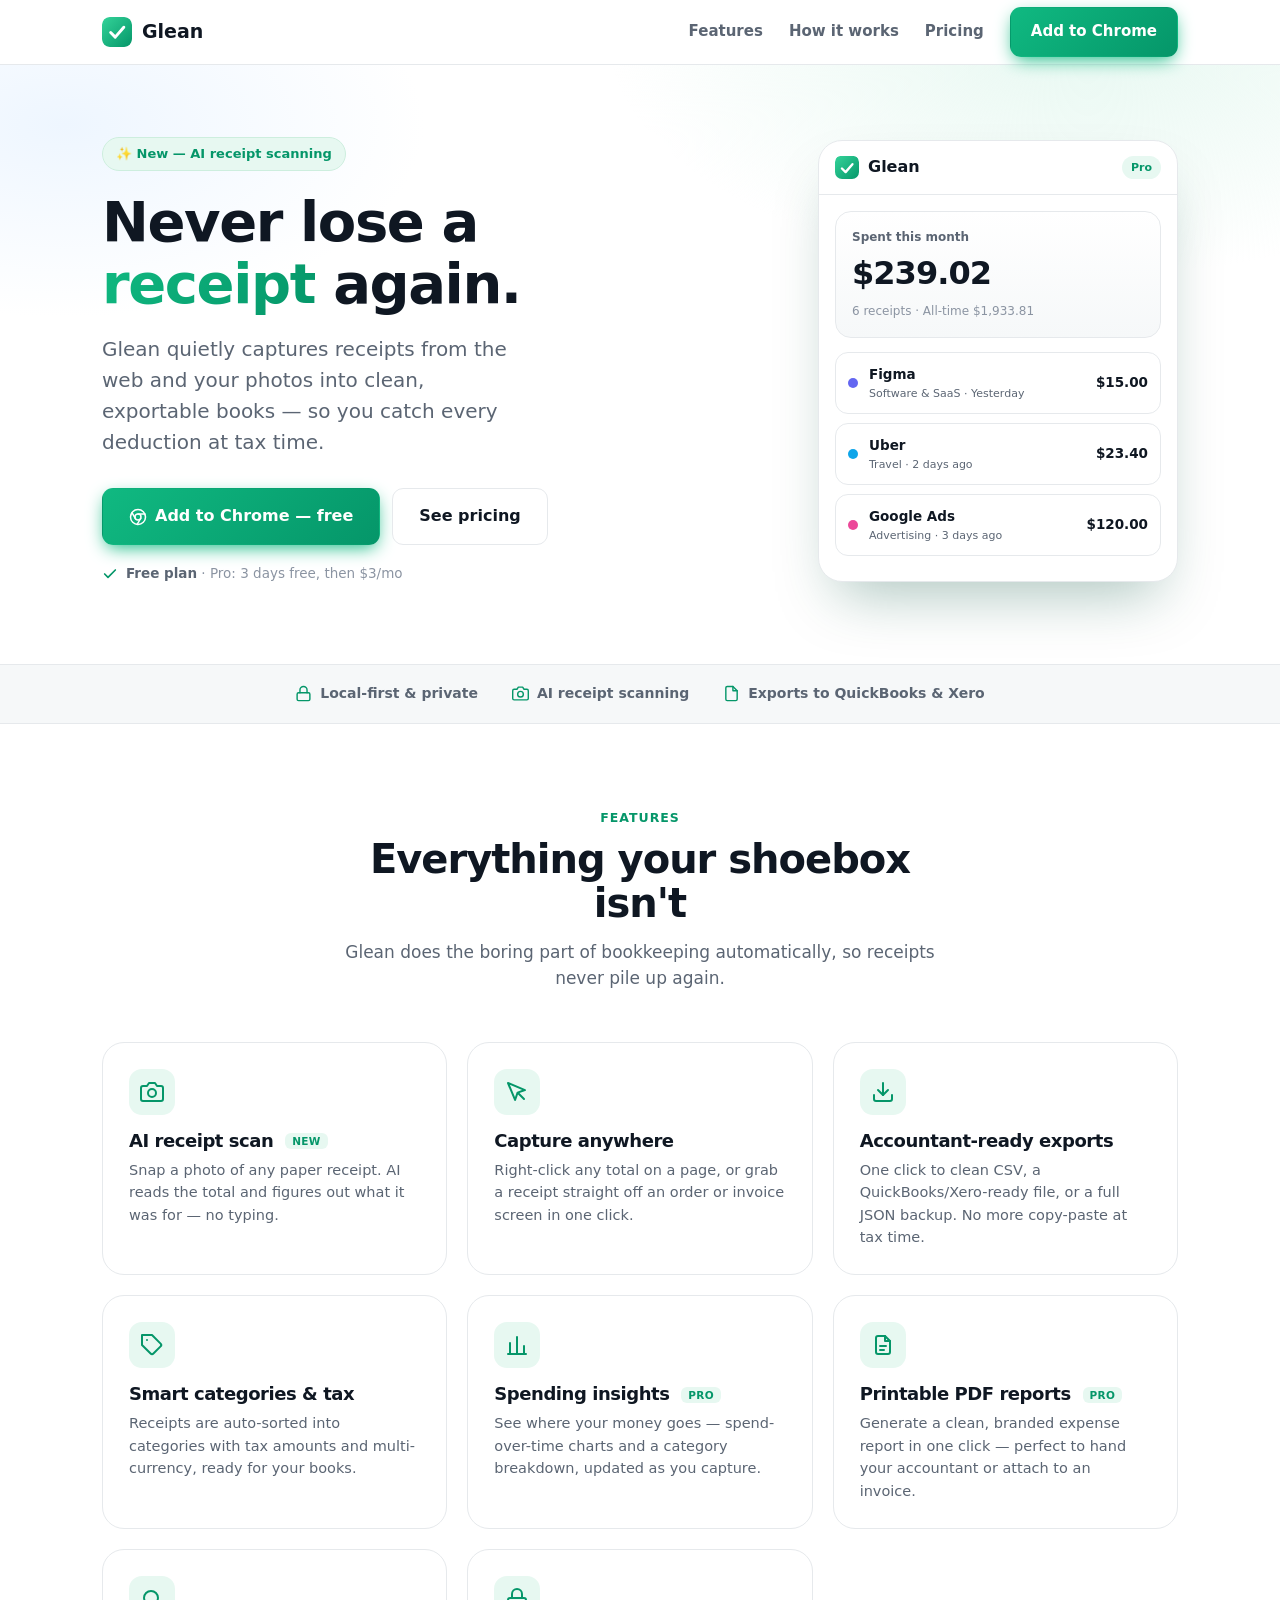
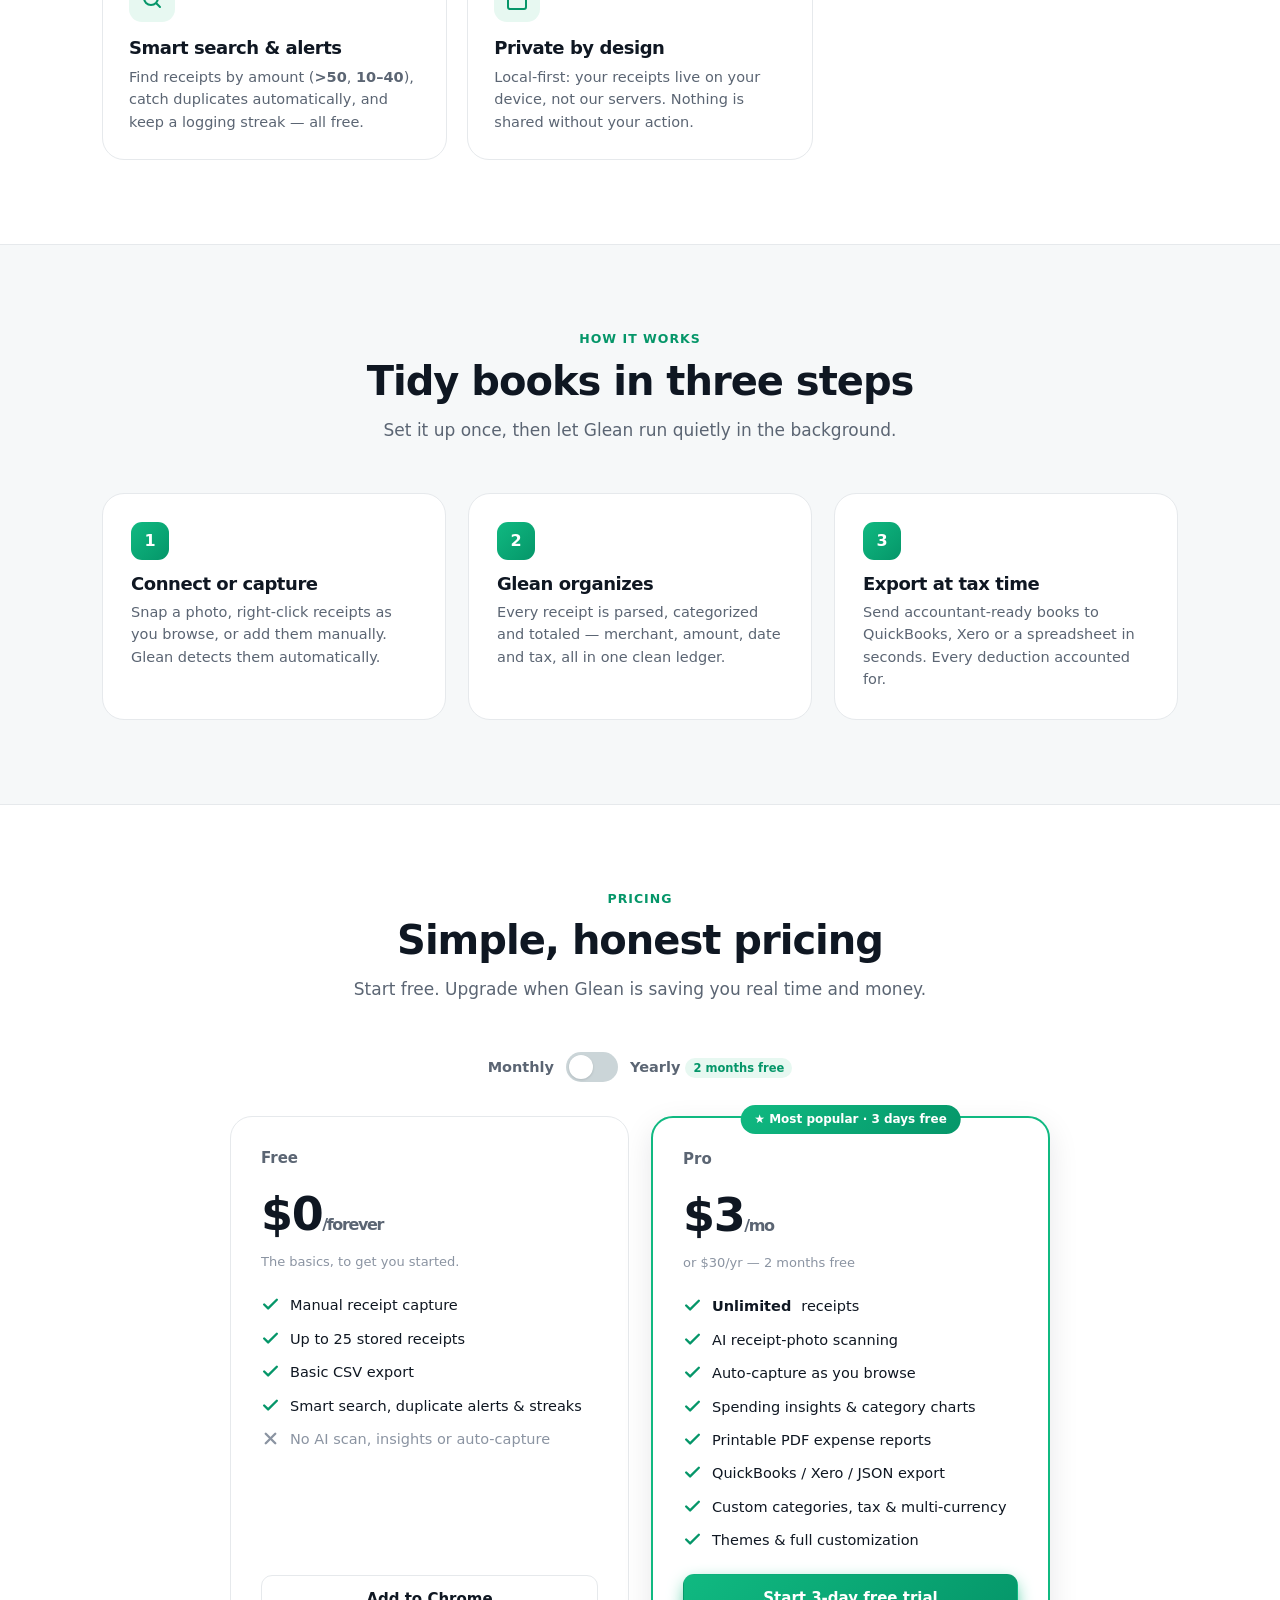
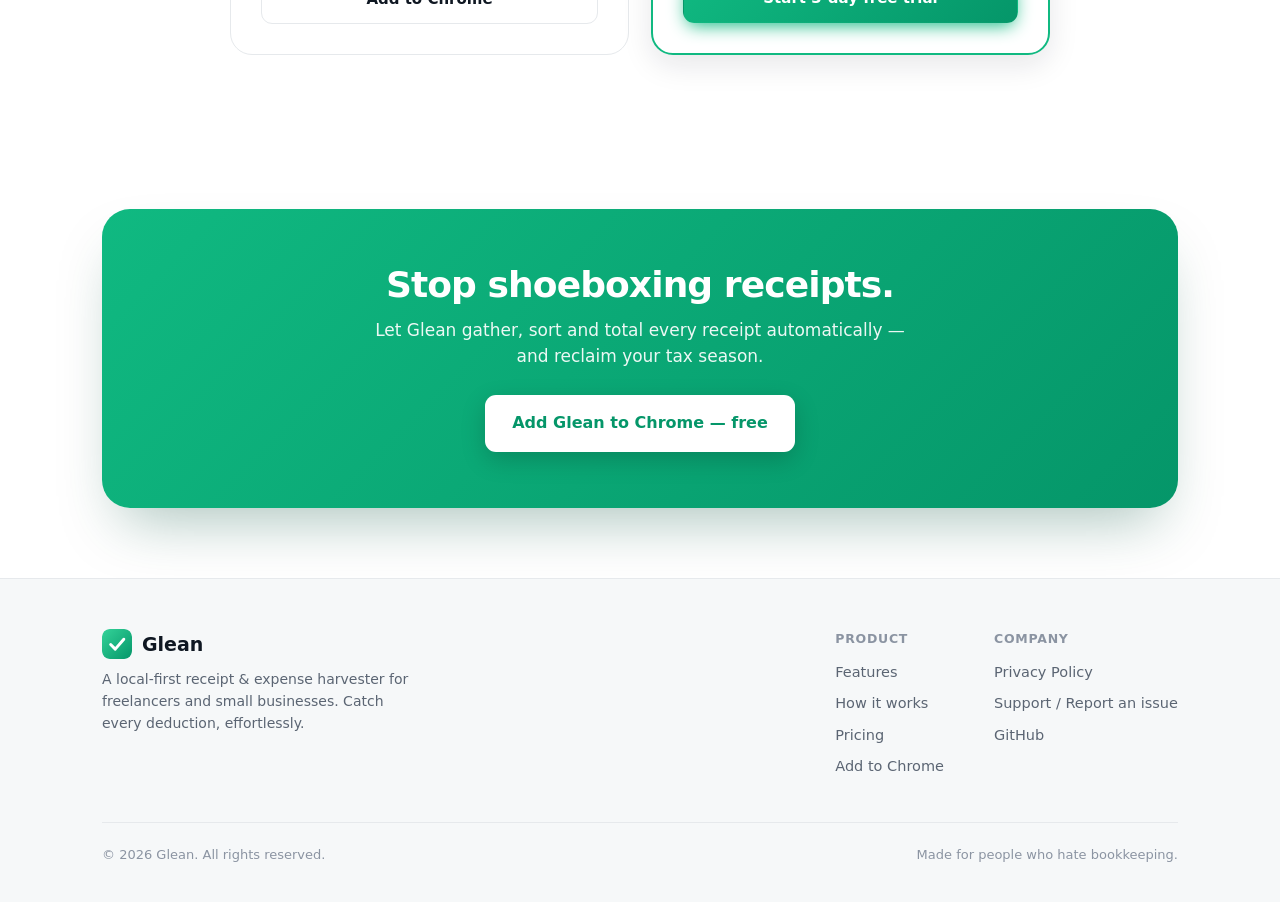
<file: docs/index.html>
<!DOCTYPE html>
<html lang="en">
<head>
  <meta charset="UTF-8" />
  <meta name="viewport" content="width=device-width, initial-scale=1.0" />
  <title>Glean — Never lose a receipt again</title>
  <meta name="description" content="Glean is a Chrome extension that captures receipts from the web and your photos into clean, exportable books — so freelancers and small businesses catch every deduction at tax time." />
  <meta property="og:title" content="Glean — Never lose a receipt again" />
  <meta property="og:description" content="Scan receipts with AI, capture anywhere on the web, and export accountant-ready books in seconds." />
  <meta property="og:type" content="website" />
  <meta name="theme-color" content="#10b981" />
  <link rel="icon" href="favicon.svg" type="image/svg+xml" />
  <link rel="stylesheet" href="styles.css" />
  <!-- PLACEHOLDERS TO REPLACE: Chrome Web Store URL (href="#store"), GitHub URL, contact email -->
</head>
<body>
  <header class="site">
    <div class="container bar">
      <a class="brand" href="#top"><img src="favicon.svg" alt="" /> Glean</a>
      <nav class="nav">
        <a class="link" href="#features">Features</a>
        <a class="link" href="#how">How it works</a>
        <a class="link" href="#pricing">Pricing</a>
        <a class="btn btn-primary" href="#store">Add to Chrome</a>
      </nav>
    </div>
  </header>

  <main id="top">
    <!-- HERO -->
    <section class="hero">
      <div class="container hero-grid">
        <div>
          <span class="pill reveal">✨ New — AI receipt scanning</span>
          <h1 class="reveal d1">Never lose a<br /><span class="grad">receipt</span> again.</h1>
          <p class="lead reveal d2">Glean quietly captures receipts from the web and your photos into clean,
            exportable books — so you catch every deduction at tax time.</p>
          <div class="cta reveal d3">
            <a class="btn btn-primary btn-lg" href="#store">
              <svg viewBox="0 0 24 24" fill="none" stroke="currentColor" stroke-width="2" stroke-linecap="round" stroke-linejoin="round"><circle cx="12" cy="12" r="10"/><circle cx="12" cy="12" r="4"/><line x1="21.17" y1="8" x2="12" y2="8"/><line x1="3.95" y1="6.06" x2="8.54" y2="14"/><line x1="10.88" y1="21.94" x2="15.46" y2="14"/></svg>
              Add to Chrome — free
            </a>
            <a class="btn btn-ghost btn-lg" href="#pricing">See pricing</a>
          </div>
          <div class="subnote reveal d4">
            <svg viewBox="0 0 24 24" fill="none" stroke="#059669" stroke-width="2.5" stroke-linecap="round" stroke-linejoin="round" style="width:16px;height:16px"><polyline points="20 6 9 17 4 12"/></svg>
            <span><b>Free plan</b> · Pro: 3 days free, then $3/mo</span>
          </div>
        </div>

        <!-- app mock -->
        <div class="mock reveal d2" aria-hidden="true">
          <div class="m-bar"><img src="favicon.svg" alt="" /><span class="t">Glean</span><span class="tag">Pro</span></div>
          <div class="m-body">
            <div class="m-card">
              <div class="lbl">Spent this month</div>
              <div class="amt">$239.02</div>
              <div class="sub">6 receipts · All-time $1,933.81</div>
            </div>
            <div class="m-row"><span class="dot" style="background:#6366f1"></span><div><div class="mn">Figma</div><div class="mc">Software & SaaS · Yesterday</div></div><span class="mv">$15.00</span></div>
            <div class="m-row"><span class="dot" style="background:#0ea5e9"></span><div><div class="mn">Uber</div><div class="mc">Travel · 2 days ago</div></div><span class="mv">$23.40</span></div>
            <div class="m-row"><span class="dot" style="background:#ec4899"></span><div><div class="mn">Google Ads</div><div class="mc">Advertising · 3 days ago</div></div><span class="mv">$120.00</span></div>
          </div>
        </div>
      </div>
    </section>

    <!-- TRUST -->
    <div class="trust">
      <div class="container row">
        <span><svg viewBox="0 0 24 24" fill="none" stroke="currentColor" stroke-width="2" stroke-linecap="round" stroke-linejoin="round"><rect x="3" y="11" width="18" height="11" rx="2"/><path d="M7 11V7a5 5 0 0 1 10 0v4"/></svg> Local-first &amp; private</span>
        <span><svg viewBox="0 0 24 24" fill="none" stroke="currentColor" stroke-width="2" stroke-linecap="round" stroke-linejoin="round"><path d="M23 19a2 2 0 0 1-2 2H3a2 2 0 0 1-2-2V8a2 2 0 0 1 2-2h4l2-3h6l2 3h4a2 2 0 0 1 2 2z"/><circle cx="12" cy="13" r="4"/></svg> AI receipt scanning</span>
        <span><svg viewBox="0 0 24 24" fill="none" stroke="currentColor" stroke-width="2" stroke-linecap="round" stroke-linejoin="round"><path d="M14 2H6a2 2 0 0 0-2 2v16a2 2 0 0 0 2 2h12a2 2 0 0 0 2-2V8z"/><path d="M14 2v6h6"/></svg> Exports to QuickBooks &amp; Xero</span>
      </div>
    </div>

    <!-- FEATURES -->
    <section class="block" id="features">
      <div class="container">
        <div class="section-head">
          <div class="eyebrow">Features</div>
          <h2 class="h2">Everything your shoebox isn't</h2>
          <p>Glean does the boring part of bookkeeping automatically, so receipts never pile up again.</p>
        </div>
        <div class="features">
          <div class="feature">
            <div class="ic"><svg viewBox="0 0 24 24" fill="none" stroke="currentColor" stroke-width="2" stroke-linecap="round" stroke-linejoin="round"><path d="M23 19a2 2 0 0 1-2 2H3a2 2 0 0 1-2-2V8a2 2 0 0 1 2-2h4l2-3h6l2 3h4a2 2 0 0 1 2 2z"/><circle cx="12" cy="13" r="4"/></svg></div>
            <h3>AI receipt scan <span class="soon">NEW</span></h3>
            <p>Snap a photo of any paper receipt. AI reads the total and figures out what it was for — no typing.</p>
          </div>
          <div class="feature">
            <div class="ic"><svg viewBox="0 0 24 24" fill="none" stroke="currentColor" stroke-width="2" stroke-linecap="round" stroke-linejoin="round"><path d="M3 3l7.07 16.97 2.51-7.39 7.39-2.51L3 3z"/><path d="M13 13l6 6"/></svg></div>
            <h3>Capture anywhere</h3>
            <p>Right-click any total on a page, or grab a receipt straight off an order or invoice screen in one click.</p>
          </div>
          <div class="feature">
            <div class="ic"><svg viewBox="0 0 24 24" fill="none" stroke="currentColor" stroke-width="2" stroke-linecap="round" stroke-linejoin="round"><path d="M21 15v4a2 2 0 0 1-2 2H5a2 2 0 0 1-2-2v-4"/><polyline points="7 10 12 15 17 10"/><line x1="12" y1="15" x2="12" y2="3"/></svg></div>
            <h3>Accountant-ready exports</h3>
            <p>One click to clean CSV, a QuickBooks/Xero-ready file, or a full JSON backup. No more copy-paste at tax time.</p>
          </div>
          <div class="feature">
            <div class="ic"><svg viewBox="0 0 24 24" fill="none" stroke="currentColor" stroke-width="2" stroke-linecap="round" stroke-linejoin="round"><path d="M20.59 13.41l-7.17 7.17a2 2 0 0 1-2.83 0L2 12V2h10l8.59 8.59a2 2 0 0 1 0 2.82z"/><line x1="7" y1="7" x2="7.01" y2="7"/></svg></div>
            <h3>Smart categories &amp; tax</h3>
            <p>Receipts are auto-sorted into categories with tax amounts and multi-currency, ready for your books.</p>
          </div>
          <div class="feature">
            <div class="ic"><svg viewBox="0 0 24 24" fill="none" stroke="currentColor" stroke-width="2" stroke-linecap="round" stroke-linejoin="round"><path d="M5 21V10M12 21V4M19 21v-8"/><path d="M3 21h18"/></svg></div>
            <h3>Spending insights <span class="soon">PRO</span></h3>
            <p>See where your money goes — spend-over-time charts and a category breakdown, updated as you capture.</p>
          </div>
          <div class="feature">
            <div class="ic"><svg viewBox="0 0 24 24" fill="none" stroke="currentColor" stroke-width="2" stroke-linecap="round" stroke-linejoin="round"><path d="M14 3H7a2 2 0 0 0-2 2v14a2 2 0 0 0 2 2h10a2 2 0 0 0 2-2V8z"/><path d="M14 3v5h5M9 13h6M9 17h4"/></svg></div>
            <h3>Printable PDF reports <span class="soon">PRO</span></h3>
            <p>Generate a clean, branded expense report in one click — perfect to hand your accountant or attach to an invoice.</p>
          </div>
          <div class="feature">
            <div class="ic"><svg viewBox="0 0 24 24" fill="none" stroke="currentColor" stroke-width="2" stroke-linecap="round" stroke-linejoin="round"><circle cx="11" cy="11" r="7"/><path d="m20 20-3.2-3.2"/></svg></div>
            <h3>Smart search &amp; alerts</h3>
            <p>Find receipts by amount (<b>&gt;50</b>, <b>10–40</b>), catch duplicates automatically, and keep a logging streak — all free.</p>
          </div>
          <div class="feature">
            <div class="ic"><svg viewBox="0 0 24 24" fill="none" stroke="currentColor" stroke-width="2" stroke-linecap="round" stroke-linejoin="round"><rect x="3" y="11" width="18" height="11" rx="2"/><path d="M7 11V7a5 5 0 0 1 10 0v4"/></svg></div>
            <h3>Private by design</h3>
            <p>Local-first: your receipts live on your device, not our servers. Nothing is shared without your action.</p>
          </div>
        </div>
      </div>
    </section>

    <!-- HOW IT WORKS -->
    <div class="steps-wrap">
      <section class="block" id="how">
        <div class="container">
          <div class="section-head">
            <div class="eyebrow">How it works</div>
            <h2 class="h2">Tidy books in three steps</h2>
            <p>Set it up once, then let Glean run quietly in the background.</p>
          </div>
          <div class="steps">
            <div class="step">
              <div class="num">1</div>
              <h3>Connect or capture</h3>
              <p>Snap a photo, right-click receipts as you browse, or add them manually. Glean detects them automatically.</p>
            </div>
            <div class="step">
              <div class="num">2</div>
              <h3>Glean organizes</h3>
              <p>Every receipt is parsed, categorized and totaled — merchant, amount, date and tax, all in one clean ledger.</p>
            </div>
            <div class="step">
              <div class="num">3</div>
              <h3>Export at tax time</h3>
              <p>Send accountant-ready books to QuickBooks, Xero or a spreadsheet in seconds. Every deduction accounted for.</p>
            </div>
          </div>
        </div>
      </section>
    </div>

    <!-- PRICING -->
    <section class="block" id="pricing">
      <div class="container">
        <div class="section-head">
          <div class="eyebrow">Pricing</div>
          <h2 class="h2">Simple, honest pricing</h2>
          <p>Start free. Upgrade when Glean is saving you real time and money.</p>
        </div>

        <input type="checkbox" id="yearly" class="bill-input" />
        <div class="bill">
          <span class="opt">Monthly</span>
          <label for="yearly" class="switch" title="Toggle yearly billing"><span class="sl"></span></label>
          <span class="opt">Yearly <span class="save">2 months free</span></span>
        </div>

        <div class="pricing-grid">
          <!-- FREE -->
          <div class="plan">
            <div class="pname">Free</div>
            <div class="price">$0<small>/forever</small></div>
            <div class="pnote">The basics, to get you started.</div>
            <ul>
              <li><svg viewBox="0 0 24 24" fill="none" stroke="currentColor" stroke-width="3" stroke-linecap="round" stroke-linejoin="round"><polyline points="20 6 9 17 4 12"/></svg> Manual receipt capture</li>
              <li><svg viewBox="0 0 24 24" fill="none" stroke="currentColor" stroke-width="3" stroke-linecap="round" stroke-linejoin="round"><polyline points="20 6 9 17 4 12"/></svg> Up to 25 stored receipts</li>
              <li><svg viewBox="0 0 24 24" fill="none" stroke="currentColor" stroke-width="3" stroke-linecap="round" stroke-linejoin="round"><polyline points="20 6 9 17 4 12"/></svg> Basic CSV export</li>
              <li><svg viewBox="0 0 24 24" fill="none" stroke="currentColor" stroke-width="3" stroke-linecap="round" stroke-linejoin="round"><polyline points="20 6 9 17 4 12"/></svg> Smart search, duplicate alerts &amp; streaks</li>
              <li class="off"><svg viewBox="0 0 24 24" fill="none" stroke="currentColor" stroke-width="3" stroke-linecap="round" stroke-linejoin="round"><line x1="18" y1="6" x2="6" y2="18"/><line x1="6" y1="6" x2="18" y2="18"/></svg> No AI scan, insights or auto-capture</li>
            </ul>
            <a class="btn btn-ghost" href="#store">Add to Chrome</a>
          </div>

          <!-- PRO -->
          <div class="plan featured">
            <div class="ribbon">★ Most popular · 3 days free</div>
            <div class="pname">Pro</div>
            <div class="price">
              <span class="mo">$3<small>/mo</small></span>
              <span class="yr">$30<small>/yr</small></span>
            </div>
            <div class="pnote">
              <span class="mo">or $30/yr — 2 months free</span>
              <span class="yr">≈ $2.50/mo · 2 months free</span>
            </div>
            <ul>
              <li><svg viewBox="0 0 24 24" fill="none" stroke="currentColor" stroke-width="3" stroke-linecap="round" stroke-linejoin="round"><polyline points="20 6 9 17 4 12"/></svg> <b>Unlimited</b> receipts</li>
              <li><svg viewBox="0 0 24 24" fill="none" stroke="currentColor" stroke-width="3" stroke-linecap="round" stroke-linejoin="round"><polyline points="20 6 9 17 4 12"/></svg> AI receipt-photo scanning</li>
              <li><svg viewBox="0 0 24 24" fill="none" stroke="currentColor" stroke-width="3" stroke-linecap="round" stroke-linejoin="round"><polyline points="20 6 9 17 4 12"/></svg> Auto-capture as you browse</li>
              <li><svg viewBox="0 0 24 24" fill="none" stroke="currentColor" stroke-width="3" stroke-linecap="round" stroke-linejoin="round"><polyline points="20 6 9 17 4 12"/></svg> Spending insights &amp; category charts</li>
              <li><svg viewBox="0 0 24 24" fill="none" stroke="currentColor" stroke-width="3" stroke-linecap="round" stroke-linejoin="round"><polyline points="20 6 9 17 4 12"/></svg> Printable PDF expense reports</li>
              <li><svg viewBox="0 0 24 24" fill="none" stroke="currentColor" stroke-width="3" stroke-linecap="round" stroke-linejoin="round"><polyline points="20 6 9 17 4 12"/></svg> QuickBooks / Xero / JSON export</li>
              <li><svg viewBox="0 0 24 24" fill="none" stroke="currentColor" stroke-width="3" stroke-linecap="round" stroke-linejoin="round"><polyline points="20 6 9 17 4 12"/></svg> Custom categories, tax &amp; multi-currency</li>
              <li><svg viewBox="0 0 24 24" fill="none" stroke="currentColor" stroke-width="3" stroke-linecap="round" stroke-linejoin="round"><polyline points="20 6 9 17 4 12"/></svg> Themes &amp; full customization</li>
            </ul>
            <a class="btn btn-primary" href="#store">Start 3-day free trial</a>
          </div>
        </div>
      </div>
    </section>

    <!-- CTA -->
    <section class="cta-band">
      <div class="container">
        <div class="cta-inner">
          <h2>Stop shoeboxing receipts.</h2>
          <p>Let Glean gather, sort and total every receipt automatically — and reclaim your tax season.</p>
          <a class="btn btn-primary btn-lg" href="#store">Add Glean to Chrome — free</a>
        </div>
      </div>
    </section>
  </main>

  <footer class="site">
    <div class="container">
      <div class="cols">
        <div>
          <a class="brand" href="#top"><img src="favicon.svg" alt="" /> Glean</a>
          <p class="about">A local-first receipt &amp; expense harvester for freelancers and small businesses. Catch every deduction, effortlessly.</p>
        </div>
        <div class="fnav">
          <div class="fcol">
            <h4>Product</h4>
            <a href="#features">Features</a>
            <a href="#how">How it works</a>
            <a href="#pricing">Pricing</a>
            <a href="#store">Add to Chrome</a>
          </div>
          <div class="fcol">
            <h4>Company</h4>
            <a href="privacy.html">Privacy Policy</a>
            <!-- REPLACE YOUR_USERNAME with your GitHub username (both links) -->
            <a href="https://github.com/YOUR_USERNAME/glean/issues">Support / Report an issue</a>
            <a href="https://github.com/YOUR_USERNAME/glean">GitHub</a>
          </div>
        </div>
      </div>
      <div class="legal">
        <span>© 2026 Glean. All rights reserved.</span>
        <span>Made for people who hate bookkeeping.</span>
      </div>
    </div>
  </footer>
</body>
</html>
</file>
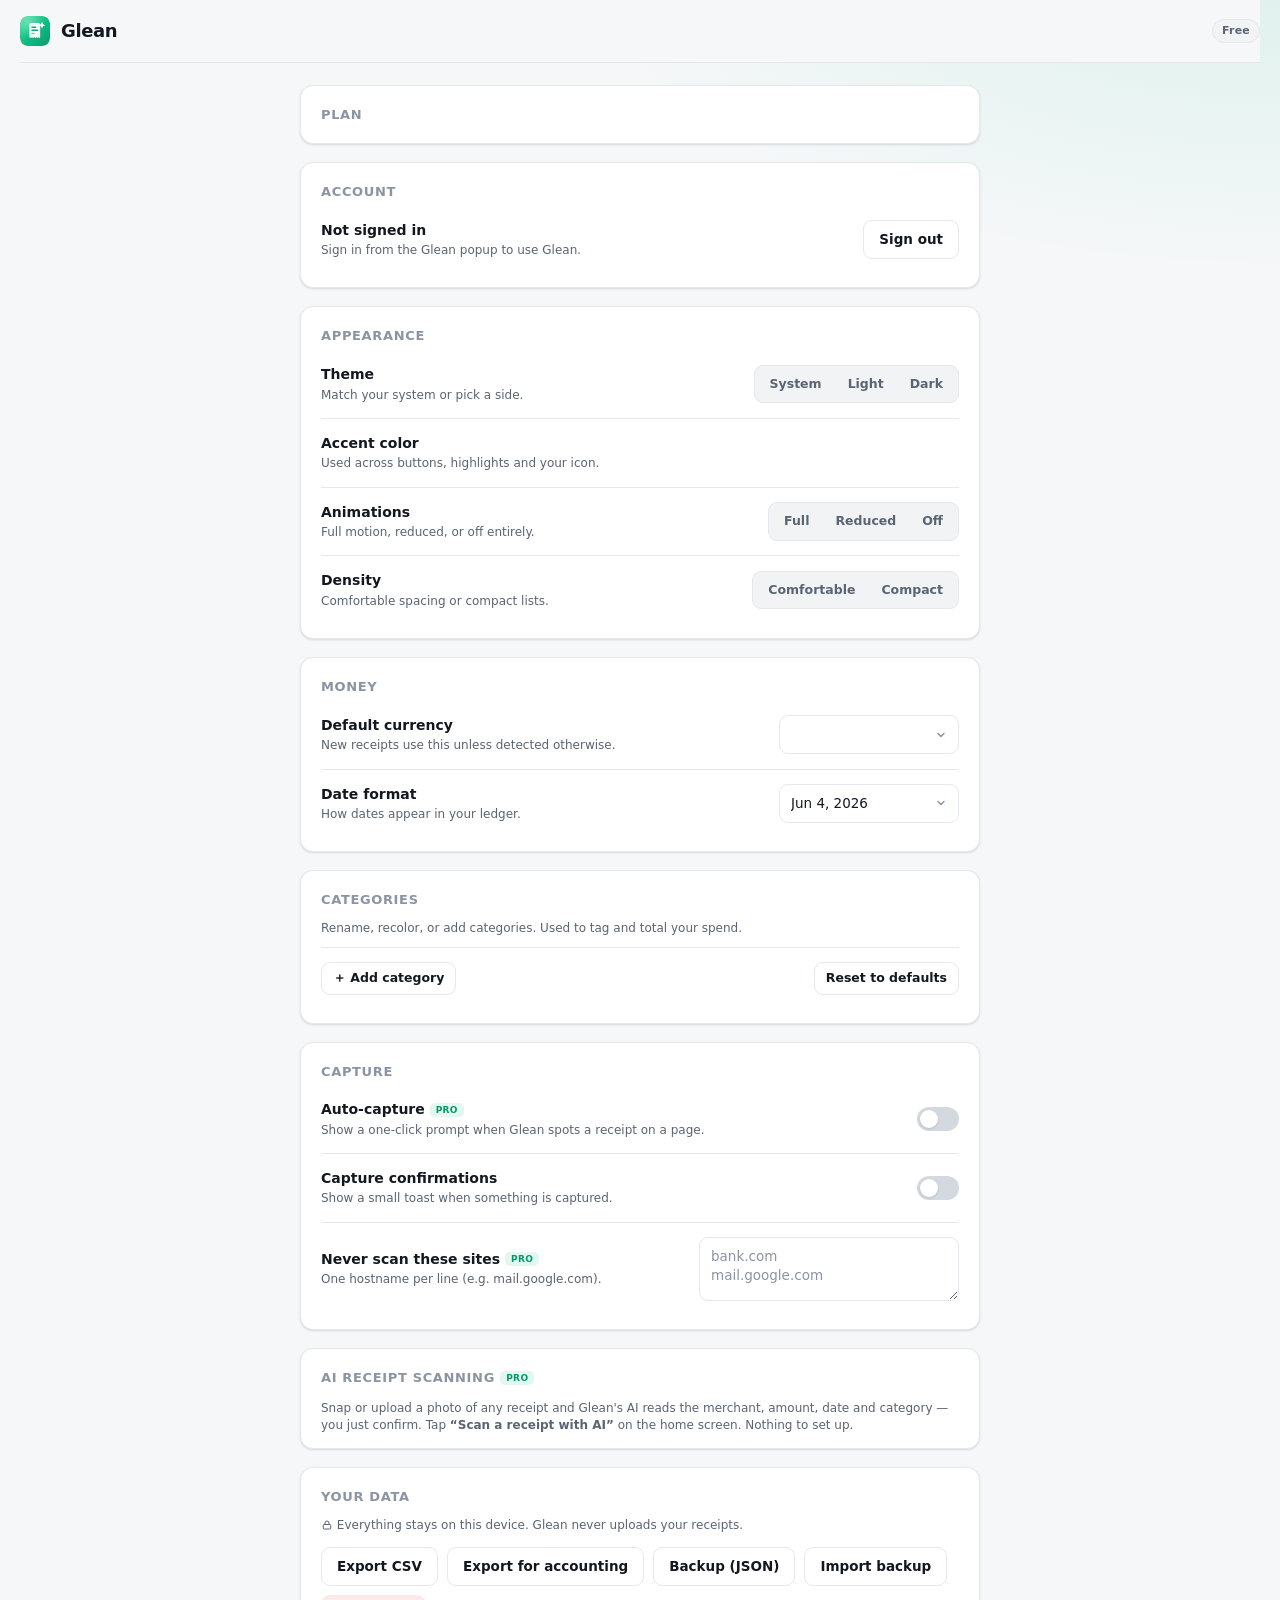
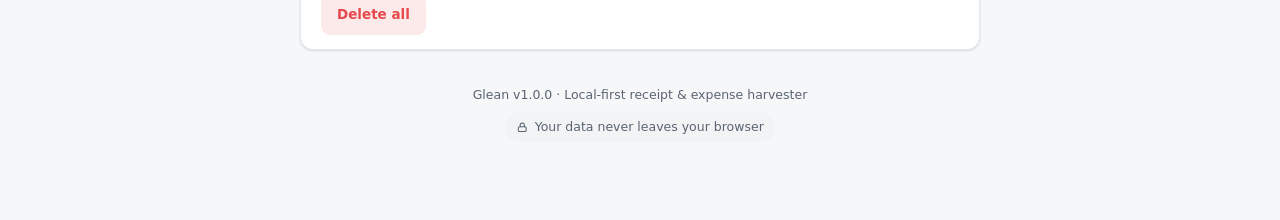
<file: options.html>
<!DOCTYPE html>
<html lang="en">
<head>
  <meta charset="UTF-8" />
  <meta name="viewport" content="width=device-width, initial-scale=1.0" />
  <title>Glean — Settings</title>
  <link rel="stylesheet" href="styles/tokens.css" />
  <link rel="stylesheet" href="styles/base.css" />
  <style>
    body { padding: 0 20px 60px; }
    /* leave room for the sticky topbar when jumping to #welcome (and other anchors) */
    html { scroll-padding-top: 88px; }
    .topbar { position: sticky; top: 0; z-index: 10; display: flex; align-items: center; gap: 11px; padding: 16px 0; background: var(--bg); border-bottom: 1px solid var(--border); margin-bottom: 22px; }
    .topbar img { width: 30px; height: 30px; border-radius: 8px; }
    .topbar .title { font-size: 18px; font-weight: 800; letter-spacing: -0.02em; }
    .wrap { max-width: 680px; margin: 0 auto; display: flex; flex-direction: column; gap: 18px; }

    .welcome { padding: 18px 20px; border-radius: var(--radius-lg); background: linear-gradient(135deg, var(--accent), var(--accent-strong)); color: #fff; box-shadow: var(--shadow-md); }
    .welcome h2 { font-size: 19px; margin-bottom: 4px; }
    .welcome p { opacity: 0.92; font-size: 13.5px; }

    .section { padding: 6px 20px 14px; }
    .section > h2 { font-size: 13px; text-transform: uppercase; letter-spacing: 0.05em; color: var(--text-faint); padding: 14px 0 4px; }
    .row { display: flex; align-items: center; justify-content: space-between; gap: 18px; padding: 14px 0; border-top: 1px solid var(--border); }
    .row:first-of-type { border-top: none; }
    .row-main { min-width: 0; }
    .row-label { font-weight: 600; font-size: 14px; }
    .row-desc { font-size: 12px; color: var(--text-muted); margin-top: 2px; }
    .row-control { flex: none; display: flex; align-items: center; gap: 10px; }
    .row-control select { width: 180px; }

    .swatches { display: flex; gap: 9px; align-items: center; }
    .swatch { width: 26px; height: 26px; border-radius: 50%; cursor: pointer; border: 2px solid var(--surface); box-shadow: 0 0 0 1px var(--border); transition: transform var(--dur-fast) var(--ease-spring), box-shadow var(--dur); }
    .swatch:hover { transform: scale(1.12); }
    .swatch[aria-pressed="true"] { box-shadow: 0 0 0 2px var(--surface), 0 0 0 4px var(--accent); }
    .swatch.custom { display: grid; place-items: center; background: conic-gradient(from 0deg, #ef4444, #f59e0b, #22c55e, #0ea5e9, #6366f1, #ec4899, #ef4444); position: relative; overflow: hidden; }
    .swatch.custom input { position: absolute; inset: 0; opacity: 0; cursor: pointer; }

    .cat-row { display: flex; align-items: center; gap: 10px; padding: 9px 0; }
    .cat-row input[type="color"] { width: 30px; height: 30px; padding: 0; border: none; background: none; border-radius: 8px; cursor: pointer; flex: none; }
    .cat-row input[type="text"] { flex: 1; }
    .cat-row .del { color: var(--text-faint); }

    .plan-status { display: flex; align-items: center; gap: 12px; padding: 14px; border-radius: var(--radius); background: var(--surface-2); margin-bottom: 14px; }
    .plan-status .pi { font-size: 26px; }
    .plan-cards { display: flex; gap: 12px; }
    .plan-card { flex: 1; padding: 16px; cursor: pointer; position: relative; text-align: left; transition: transform var(--dur) var(--ease-spring), border-color var(--dur), box-shadow var(--dur); }
    .plan-card:hover { transform: translateY(-2px); box-shadow: var(--shadow-md); }
    .plan-card.featured { border-color: var(--accent); }
    .plan-card .price { font-size: 24px; font-weight: 800; letter-spacing: -0.02em; }
    .plan-card .price span { font-size: 13px; font-weight: 600; color: var(--text-muted); }
    .plan-card .pnote { font-size: 12px; color: var(--text-muted); margin-top: 3px; }
    .featured-tag { position: absolute; top: -10px; right: 14px; }

    .data-actions { display: flex; flex-wrap: wrap; gap: 9px; }
    .about { text-align: center; color: var(--text-muted); font-size: 12.5px; padding: 18px 0; }
    .about .lock-note { display: inline-flex; align-items: center; gap: 6px; margin-top: 8px; padding: 6px 11px; border-radius: 999px; background: var(--surface-2); }
    .pro-only { opacity: 0.55; }
    /* staggered entrance for settings sections */
    .wrap > * { animation: optRise .5s cubic-bezier(.22, .61, .36, 1) both; }
    .wrap > *:nth-child(2) { animation-delay: .04s; }
    .wrap > *:nth-child(3) { animation-delay: .09s; }
    .wrap > *:nth-child(4) { animation-delay: .14s; }
    .wrap > *:nth-child(5) { animation-delay: .19s; }
    .wrap > *:nth-child(6) { animation-delay: .24s; }
    .wrap > *:nth-child(7) { animation-delay: .29s; }
    .wrap > *:nth-child(8) { animation-delay: .34s; }
    @keyframes optRise { from { opacity: 0; transform: translateY(14px); } to { opacity: 1; transform: none; } }
  </style>
</head>
<body>
  <div class="topbar">
    <img src="icons/logo.svg" alt="Glean" />
    <span class="title">Glean</span>
    <span class="spacer"></span>
    <span id="planBadge" class="badge badge-free">Free</span>
  </div>

  <div class="wrap">
    <div class="welcome hidden" id="welcome">
      <h2>Welcome to Glean <svg viewBox="0 0 24 24" width="0.85em" height="0.85em" fill="currentColor" style="vertical-align:-0.05em"><path d="M12 2c.45 3.9 2.6 6.05 6.5 6.5-3.9.45-6.05 2.6-6.5 6.5-.45-3.9-2.6-6.05-6.5-6.5C9.4 8.05 11.55 5.9 12 2z"/></svg></h2>
      <p>You're on the <b>Free plan</b> — capture receipts and export basic CSV. Start a <b>3-day free trial</b> of Pro any time to unlock AI receipt scan, auto-capture and one-click accounting exports.</p>
    </div>

    <!-- PLAN -->
    <section class="section card">
      <h2>Plan</h2>
      <div id="planBox"></div>
    </section>

    <!-- ACCOUNT -->
    <section class="section card">
      <h2>Account</h2>
      <div class="row" style="border-top:none">
        <div class="row-main"><div class="row-label" id="acc-name">Not signed in</div><div class="row-desc" id="acc-email">Sign in from the Glean popup to use Glean.</div></div>
        <div class="row-control"><button class="btn btn-ghost" id="acc-signout" hidden>Sign out</button></div>
      </div>
    </section>

    <!-- APPEARANCE -->
    <section class="section card">
      <h2>Appearance</h2>
      <div class="row">
        <div class="row-main"><div class="row-label">Theme</div><div class="row-desc">Match your system or pick a side.</div></div>
        <div class="row-control"><div class="segment" id="seg-theme">
          <button data-v="system">System</button><button data-v="light">Light</button><button data-v="dark">Dark</button>
        </div></div>
      </div>
      <div class="row">
        <div class="row-main"><div class="row-label">Accent color</div><div class="row-desc">Used across buttons, highlights and your icon.</div></div>
        <div class="row-control"><div class="swatches" id="swatches"></div></div>
      </div>
      <div class="row">
        <div class="row-main"><div class="row-label">Animations</div><div class="row-desc">Full motion, reduced, or off entirely.</div></div>
        <div class="row-control"><div class="segment" id="seg-anim">
          <button data-v="full">Full</button><button data-v="reduced">Reduced</button><button data-v="off">Off</button>
        </div></div>
      </div>
      <div class="row">
        <div class="row-main"><div class="row-label">Density</div><div class="row-desc">Comfortable spacing or compact lists.</div></div>
        <div class="row-control"><div class="segment" id="seg-density">
          <button data-v="comfortable">Comfortable</button><button data-v="compact">Compact</button>
        </div></div>
      </div>
    </section>

    <!-- MONEY -->
    <section class="section card">
      <h2>Money</h2>
      <div class="row">
        <div class="row-main"><div class="row-label">Default currency</div><div class="row-desc">New receipts use this unless detected otherwise.</div></div>
        <div class="row-control"><select id="sel-currency"></select></div>
      </div>
      <div class="row">
        <div class="row-main"><div class="row-label">Date format</div><div class="row-desc">How dates appear in your ledger.</div></div>
        <div class="row-control"><select id="sel-date">
          <option value="medium">Jun 4, 2026</option><option value="short">6/4/26</option><option value="iso">2026-06-04</option>
        </select></div>
      </div>
    </section>

    <!-- CATEGORIES -->
    <section class="section card">
      <h2>Categories <span class="lock" id="cat-lock" hidden>PRO</span></h2>
      <div class="row-desc" style="padding:4px 0 10px">Rename, recolor, or add categories. Used to tag and total your spend.</div>
      <div id="catList"></div>
      <div class="row" style="border-top:1px solid var(--border)">
        <button class="btn btn-ghost btn-sm" id="catAdd">＋ Add category</button>
        <button class="btn btn-ghost btn-sm" id="catReset">Reset to defaults</button>
      </div>
    </section>

    <!-- CAPTURE -->
    <section class="section card">
      <h2>Capture</h2>
      <div class="row">
        <div class="row-main"><div class="row-label">Auto-capture <span class="lock">PRO</span></div><div class="row-desc">Show a one-click prompt when Glean spots a receipt on a page.</div></div>
        <div class="row-control"><label class="switch"><input type="checkbox" id="tg-auto"><span class="track"></span></label></div>
      </div>
      <div class="row">
        <div class="row-main"><div class="row-label">Capture confirmations</div><div class="row-desc">Show a small toast when something is captured.</div></div>
        <div class="row-control"><label class="switch"><input type="checkbox" id="tg-toast"><span class="track"></span></label></div>
      </div>
      <div class="row">
        <div class="row-main"><div class="row-label">Never scan these sites <span class="lock">PRO</span></div><div class="row-desc">One hostname per line (e.g. mail.google.com).</div></div>
        <div class="row-control" style="flex:1;max-width:260px"><textarea id="ta-block" placeholder="bank.com&#10;mail.google.com"></textarea></div>
      </div>
    </section>

    <!-- AI SCANNING -->
    <section class="section card">
      <h2>AI receipt scanning <span class="lock">PRO</span></h2>
      <div class="row-desc" style="padding:6px 0 0">
        Snap or upload a photo of any receipt and Glean's AI reads the merchant, amount, date and category — you just confirm. Tap <b>“Scan a receipt with AI”</b> on the home screen. Nothing to set up.
      </div>
    </section>

    <!-- DATA -->
    <section class="section card">
      <h2>Your data</h2>
      <div class="row-desc" style="padding:4px 0 12px"><svg viewBox="0 0 24 24" width="1em" height="1em" fill="none" stroke="currentColor" stroke-width="2" stroke-linecap="round" stroke-linejoin="round" style="vertical-align:-0.16em"><rect x="4.5" y="11" width="15" height="9" rx="2"/><path d="M8 11V8a4 4 0 0 1 8 0v3"/></svg> Everything stays on this device. Glean never uploads your receipts.</div>
      <div class="data-actions">
        <button class="btn btn-ghost" id="exp-csv">Export CSV</button>
        <button class="btn btn-ghost" id="exp-acc">Export for accounting</button>
        <button class="btn btn-ghost" id="exp-json">Backup (JSON)</button>
        <button class="btn btn-ghost" id="imp-json">Import backup</button>
        <input type="file" id="imp-file" accept="application/json" hidden />
        <span class="spacer"></span>
        <button class="btn btn-danger" id="clear-all">Delete all</button>
      </div>
    </section>

    <div class="about">
      <div>Glean v1.0.0 · Local-first receipt & expense harvester</div>
      <div class="lock-note"><svg viewBox="0 0 24 24" width="1em" height="1em" fill="none" stroke="currentColor" stroke-width="2" stroke-linecap="round" stroke-linejoin="round"><rect x="4.5" y="11" width="15" height="9" rx="2"/><path d="M8 11V8a4 4 0 0 1 8 0v3"/></svg> Your data never leaves your browser</div>
    </div>
  </div>

  <div id="sheetHost"></div>
  <div class="toast-host" id="toastHost"></div>

  <script type="module" src="options.js"></script>
</body>
</html>
</file>
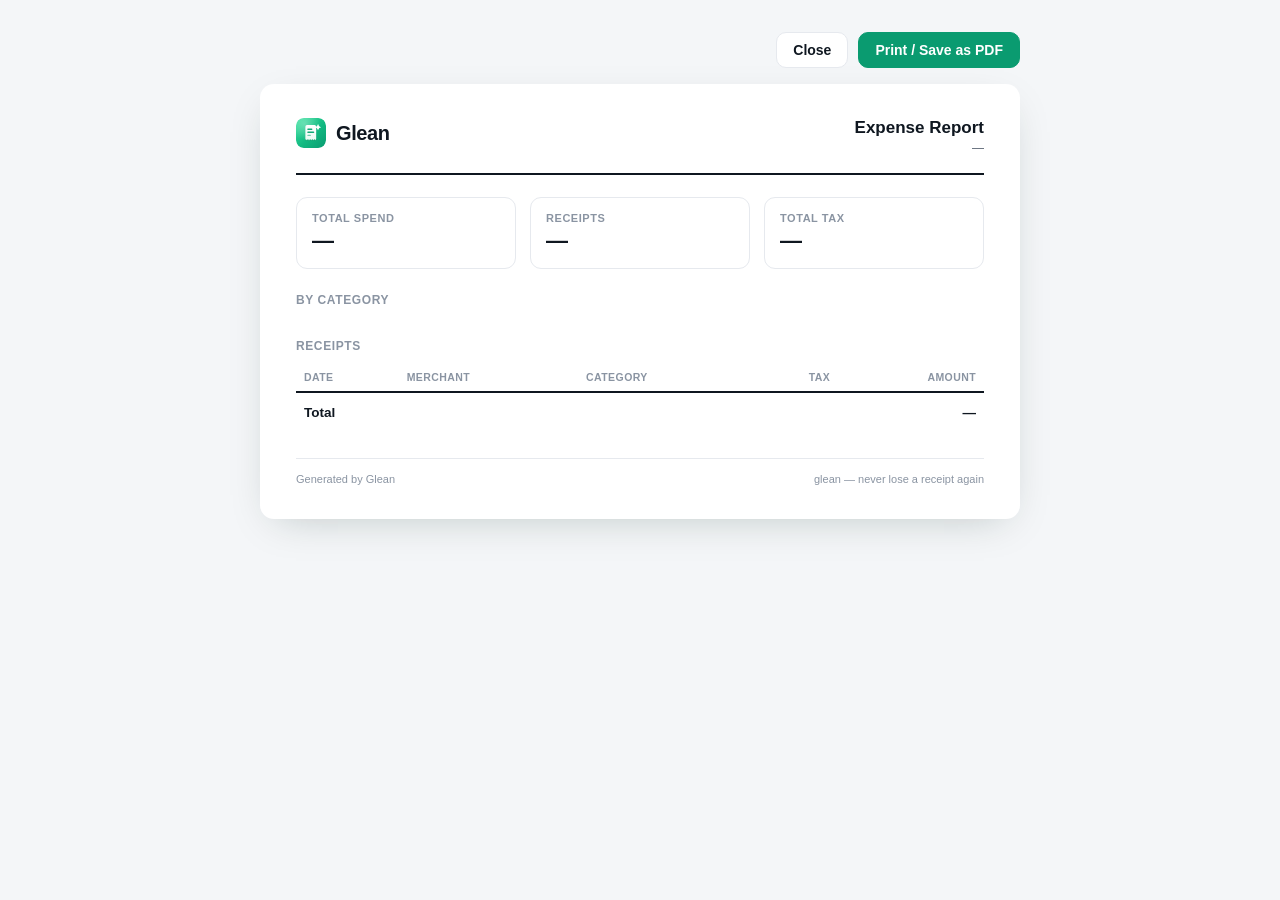
<file: report.html>
<!DOCTYPE html>
<html lang="en">
<head>
  <meta charset="UTF-8" />
  <meta name="viewport" content="width=device-width, initial-scale=1.0" />
  <title>Glean — Expense Report</title>
  <style>
    :root { --ink: #0f1720; --muted: #5b6573; --faint: #8a94a2; --line: #e6e9ee; --accent: #0a9b70; --soft: #e9fbf3; }
    * { box-sizing: border-box; margin: 0; padding: 0; }
    body { font-family: -apple-system, "Segoe UI", Roboto, Helvetica, Arial, sans-serif; color: var(--ink); background: #f4f6f8; padding: 32px 20px; -webkit-print-color-adjust: exact; print-color-adjust: exact; }
    .sheet { max-width: 760px; margin: 0 auto; background: #fff; border-radius: 14px; box-shadow: 0 12px 40px -16px rgba(10,40,30,.25); padding: 34px 36px; }

    .toolbar { max-width: 760px; margin: 0 auto 16px; display: flex; gap: 10px; align-items: center; }
    .toolbar .sp { flex: 1; }
    .btn { font: inherit; font-weight: 650; font-size: 14px; padding: 9px 16px; border-radius: 10px; border: 1px solid var(--line); background: #fff; color: var(--ink); cursor: pointer; }
    .btn.primary { background: var(--accent); border-color: var(--accent); color: #fff; }

    header { display: flex; align-items: flex-start; justify-content: space-between; border-bottom: 2px solid var(--ink); padding-bottom: 18px; margin-bottom: 22px; }
    .brand { display: flex; align-items: center; gap: 10px; }
    .brand .logo { width: 30px; height: 30px; border-radius: 8px; }
    .brand .name { font-size: 20px; font-weight: 800; letter-spacing: -.02em; }
    .brand .name b { color: var(--accent); }
    .doc-title { text-align: right; }
    .doc-title h1 { font-size: 17px; font-weight: 800; }
    .doc-title .sub { font-size: 12px; color: var(--muted); margin-top: 3px; }

    .summary { display: grid; grid-template-columns: repeat(3, 1fr); gap: 14px; margin-bottom: 24px; }
    .stat { border: 1px solid var(--line); border-radius: 11px; padding: 14px 15px; }
    .stat .l { font-size: 11px; text-transform: uppercase; letter-spacing: .05em; color: var(--faint); font-weight: 700; }
    .stat .v { font-size: 22px; font-weight: 800; letter-spacing: -.02em; margin-top: 4px; }

    h2 { font-size: 12px; text-transform: uppercase; letter-spacing: .05em; color: var(--faint); margin: 22px 0 10px; }
    .cats { display: flex; flex-wrap: wrap; gap: 8px; margin-bottom: 8px; }
    .cat { display: flex; align-items: center; gap: 7px; font-size: 12.5px; border: 1px solid var(--line); border-radius: 999px; padding: 5px 11px; }
    .cat .dot { width: 9px; height: 9px; border-radius: 50%; }
    .cat b { font-weight: 700; }

    table { width: 100%; border-collapse: collapse; font-size: 12.5px; }
    thead th { text-align: left; font-size: 10.5px; text-transform: uppercase; letter-spacing: .04em; color: var(--faint); border-bottom: 1.5px solid var(--line); padding: 8px 8px; }
    tbody td { padding: 9px 8px; border-bottom: 1px solid var(--line); vertical-align: top; }
    tbody tr:nth-child(even) { background: #fafbfc; }
    td.num, th.num { text-align: right; font-variant-numeric: tabular-nums; white-space: nowrap; }
    .merch { font-weight: 650; }
    .pill { display: inline-flex; align-items: center; gap: 6px; }
    .pill .dot { width: 8px; height: 8px; border-radius: 50%; }
    tfoot td { padding: 12px 8px; font-weight: 800; border-top: 2px solid var(--ink); font-size: 13.5px; }

    footer { margin-top: 26px; padding-top: 14px; border-top: 1px solid var(--line); font-size: 11px; color: var(--faint); display: flex; justify-content: space-between; }

    @media print {
      body { background: #fff; padding: 0; }
      .toolbar { display: none; }
      .sheet { box-shadow: none; border-radius: 0; max-width: none; padding: 0; }
      tbody tr { break-inside: avoid; }
    }
  </style>
</head>
<body>
  <div class="toolbar">
    <span class="sp"></span>
    <button class="btn" id="closeBtn">Close</button>
    <button class="btn primary" id="printBtn">Print / Save as PDF</button>
  </div>

  <div class="sheet">
    <header>
      <div class="brand">
        <img class="logo" src="icons/logo.svg" alt="" />
        <span class="name">Glean</span>
      </div>
      <div class="doc-title">
        <h1>Expense Report</h1>
        <div class="sub" id="docRange">—</div>
      </div>
    </header>

    <div class="summary">
      <div class="stat"><div class="l">Total spend</div><div class="v" id="sTotal">—</div></div>
      <div class="stat"><div class="l">Receipts</div><div class="v" id="sCount">—</div></div>
      <div class="stat"><div class="l">Total tax</div><div class="v" id="sTax">—</div></div>
    </div>

    <h2>By category</h2>
    <div class="cats" id="cats"></div>

    <h2>Receipts</h2>
    <table>
      <thead>
        <tr>
          <th>Date</th><th>Merchant</th><th>Category</th>
          <th class="num">Tax</th><th class="num">Amount</th>
        </tr>
      </thead>
      <tbody id="rows"></tbody>
      <tfoot>
        <tr><td colspan="4">Total</td><td class="num" id="fTotal">—</td></tr>
      </tfoot>
    </table>

    <footer>
      <span id="genAt">Generated by Glean</span>
      <span>glean — never lose a receipt again</span>
    </footer>
  </div>

  <script type="module" src="report.js"></script>
</body>
</html>
</file>
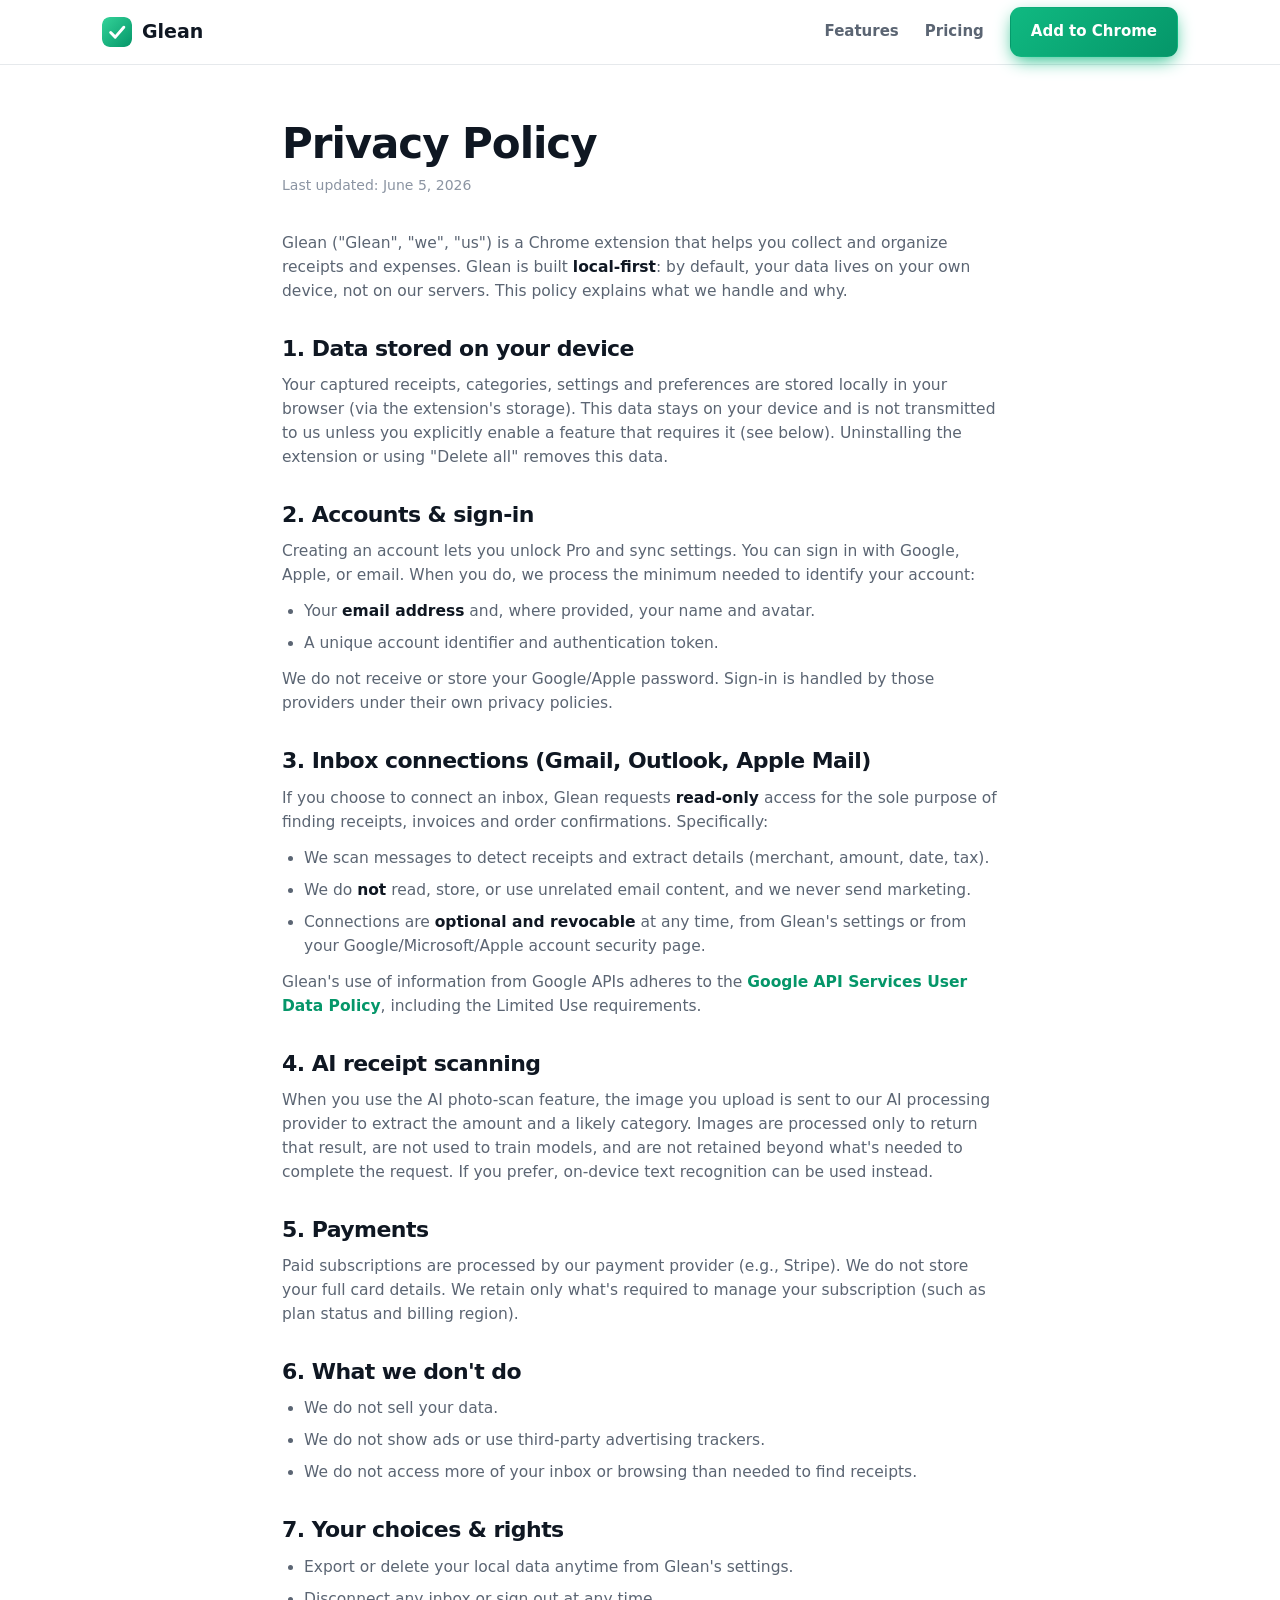
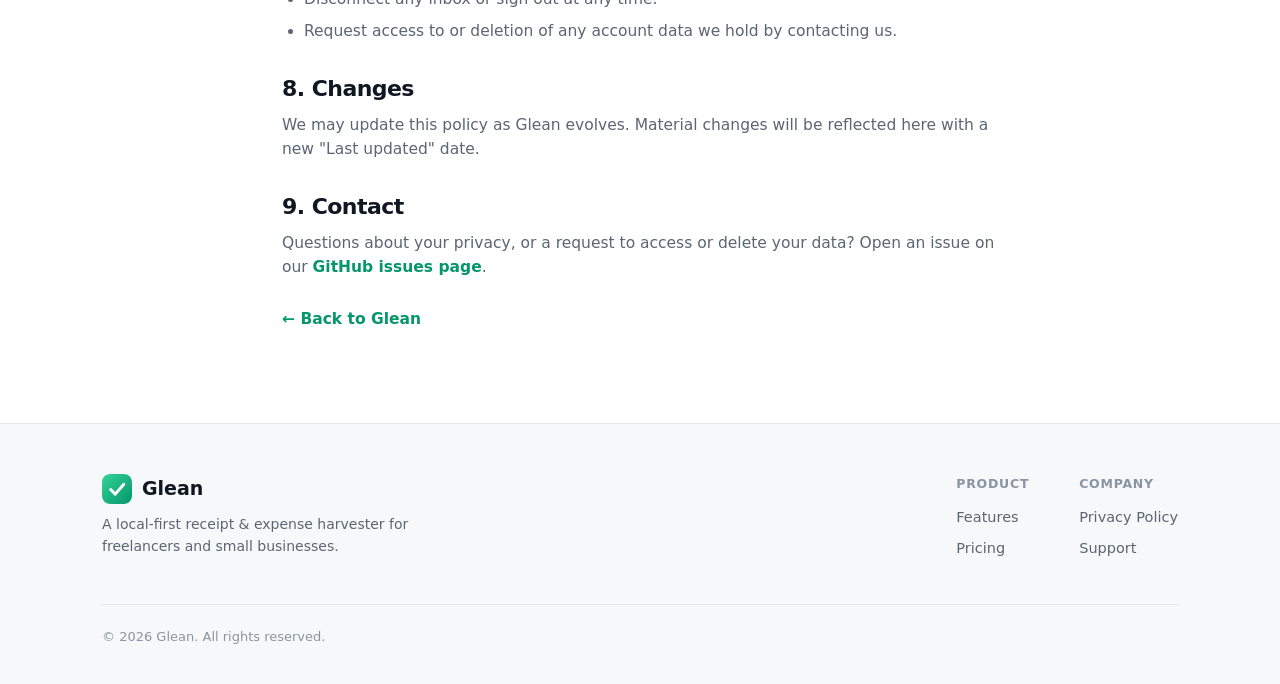
<file: docs/privacy.html>
<!DOCTYPE html>
<html lang="en">
<head>
  <meta charset="UTF-8" />
  <meta name="viewport" content="width=device-width, initial-scale=1.0" />
  <title>Privacy Policy — Glean</title>
  <meta name="description" content="How Glean handles your data. Built local-first: your receipts stay on your device." />
  <meta name="theme-color" content="#10b981" />
  <link rel="icon" href="favicon.svg" type="image/svg+xml" />
  <link rel="stylesheet" href="styles.css" />
</head>
<body>
  <header class="site">
    <div class="container bar">
      <a class="brand" href="index.html"><img src="favicon.svg" alt="" /> Glean</a>
      <nav class="nav">
        <a class="link" href="index.html#features">Features</a>
        <a class="link" href="index.html#pricing">Pricing</a>
        <a class="btn btn-primary" href="index.html#store">Add to Chrome</a>
      </nav>
    </div>
  </header>

  <main class="doc">
    <div class="container">
      <h1>Privacy Policy</h1>
      <div class="updated">Last updated: June 5, 2026</div>

      <p>Glean ("Glean", "we", "us") is a Chrome extension that helps you collect and organize
        receipts and expenses. Glean is built <strong>local-first</strong>: by default, your
        data lives on your own device, not on our servers. This policy explains what we handle
        and why.</p>

      <h2>1. Data stored on your device</h2>
      <p>Your captured receipts, categories, settings and preferences are stored locally in your
        browser (via the extension's storage). This data stays on your device and is not
        transmitted to us unless you explicitly enable a feature that requires it (see below).
        Uninstalling the extension or using "Delete all" removes this data.</p>

      <h2>2. Accounts &amp; sign-in</h2>
      <p>Creating an account lets you unlock Pro and sync settings. You can sign in with Google,
        Apple, or email. When you do, we process the minimum needed to identify your account:</p>
      <ul>
        <li>Your <strong>email address</strong> and, where provided, your name and avatar.</li>
        <li>A unique account identifier and authentication token.</li>
      </ul>
      <p>We do not receive or store your Google/Apple password. Sign-in is handled by those
        providers under their own privacy policies.</p>

      <h2>3. Inbox connections (Gmail, Outlook, Apple Mail)</h2>
      <p>If you choose to connect an inbox, Glean requests <strong>read-only</strong> access for
        the sole purpose of finding receipts, invoices and order confirmations. Specifically:</p>
      <ul>
        <li>We scan messages to detect receipts and extract details (merchant, amount, date, tax).</li>
        <li>We do <strong>not</strong> read, store, or use unrelated email content, and we never send marketing.</li>
        <li>Connections are <strong>optional and revocable</strong> at any time, from Glean's settings
          or from your Google/Microsoft/Apple account security page.</li>
      </ul>
      <p>Glean's use of information from Google APIs adheres to the
        <a href="https://developers.google.com/terms/api-services-user-data-policy" target="_blank" rel="noopener">Google API Services User Data Policy</a>,
        including the Limited Use requirements.</p>

      <h2>4. AI receipt scanning</h2>
      <p>When you use the AI photo-scan feature, the image you upload is sent to our AI processing
        provider to extract the amount and a likely category. Images are processed only to return
        that result, are not used to train models, and are not retained beyond what's needed to
        complete the request. If you prefer, on-device text recognition can be used instead.</p>

      <h2>5. Payments</h2>
      <p>Paid subscriptions are processed by our payment provider (e.g., Stripe). We do not store
        your full card details. We retain only what's required to manage your subscription
        (such as plan status and billing region).</p>

      <h2>6. What we don't do</h2>
      <ul>
        <li>We do not sell your data.</li>
        <li>We do not show ads or use third-party advertising trackers.</li>
        <li>We do not access more of your inbox or browsing than needed to find receipts.</li>
      </ul>

      <h2>7. Your choices &amp; rights</h2>
      <ul>
        <li>Export or delete your local data anytime from Glean's settings.</li>
        <li>Disconnect any inbox or sign out at any time.</li>
        <li>Request access to or deletion of any account data we hold by contacting us.</li>
      </ul>

      <h2>8. Changes</h2>
      <p>We may update this policy as Glean evolves. Material changes will be reflected here with a
        new "Last updated" date.</p>

      <h2>9. Contact</h2>
      <!-- REPLACE YOUR_USERNAME with your GitHub username -->
      <p>Questions about your privacy, or a request to access or delete your data? Open an issue on our
        <a href="https://github.com/YOUR_USERNAME/glean/issues">GitHub issues page</a>.</p>

      <p style="margin-top:28px"><a href="index.html">← Back to Glean</a></p>
    </div>
  </main>

  <footer class="site">
    <div class="container">
      <div class="cols">
        <div>
          <a class="brand" href="index.html"><img src="favicon.svg" alt="" /> Glean</a>
          <p class="about">A local-first receipt &amp; expense harvester for freelancers and small businesses.</p>
        </div>
        <div class="fnav">
          <div class="fcol">
            <h4>Product</h4>
            <a href="index.html#features">Features</a>
            <a href="index.html#pricing">Pricing</a>
          </div>
          <div class="fcol">
            <h4>Company</h4>
            <a href="privacy.html">Privacy Policy</a>
            <!-- REPLACE YOUR_USERNAME with your GitHub username -->
            <a href="https://github.com/YOUR_USERNAME/glean/issues">Support</a>
          </div>
        </div>
      </div>
      <div class="legal">
        <span>© 2026 Glean. All rights reserved.</span>
      </div>
    </div>
  </footer>
</body>
</html>
</file>
<file: docs/styles.css>
/* Glean — landing site styles. Pure CSS, no frameworks. */
:root {
  --accent: #10b981;
  --accent-strong: #059669;
  --accent-soft: #e7f8f1;
  --ink: #0f1722;
  --muted: #5b6573;
  --faint: #8b94a2;
  --bg: #ffffff;
  --bg-2: #f6f8f9;
  --border: #e6e9ec;
  --radius: 14px;
  --radius-lg: 22px;
  --shadow-sm: 0 1px 2px rgba(16, 24, 40, .06), 0 1px 3px rgba(16, 24, 40, .08);
  --shadow-md: 0 10px 30px rgba(16, 24, 40, .10);
  --shadow-lg: 0 30px 60px -20px rgba(5, 80, 60, .35);
  --font: "Inter", -apple-system, BlinkMacSystemFont, "Segoe UI", Roboto, system-ui, sans-serif;
  --maxw: 1120px;
}

* { box-sizing: border-box; margin: 0; padding: 0; }
html { scroll-behavior: smooth; scroll-padding-top: 84px; }
body {
  font-family: var(--font); color: var(--ink); background: var(--bg);
  line-height: 1.55; -webkit-font-smoothing: antialiased; text-rendering: optimizeLegibility;
}
img, svg { display: block; max-width: 100%; }
a { color: inherit; text-decoration: none; }
h1, h2, h3 { letter-spacing: -0.025em; line-height: 1.1; font-weight: 800; }
.container { width: 100%; max-width: var(--maxw); margin: 0 auto; padding: 0 22px; }
.muted { color: var(--muted); }
.center { text-align: center; }

/* ---------- buttons ---------- */
.btn {
  display: inline-flex; align-items: center; justify-content: center; gap: 8px;
  font-weight: 650; font-size: 15px; padding: 12px 20px; border-radius: 11px;
  border: 1px solid transparent; cursor: pointer; transition: transform .15s ease, box-shadow .2s ease, background .2s ease, filter .2s ease;
  white-space: nowrap;
}
.btn:active { transform: scale(.97); }
.btn-primary { background: linear-gradient(135deg, var(--accent), var(--accent-strong)); color: #fff; box-shadow: 0 6px 18px -4px var(--accent); }
.btn-primary:hover { filter: brightness(1.05); box-shadow: 0 10px 26px -6px var(--accent); }
.btn-ghost { background: #fff; border-color: var(--border); color: var(--ink); }
.btn-ghost:hover { background: var(--bg-2); border-color: #d6dbe0; }
.btn-lg { padding: 15px 26px; font-size: 16px; }
.btn svg { width: 18px; height: 18px; }

/* ---------- header ---------- */
header.site {
  position: sticky; top: 0; z-index: 50; background: rgba(255, 255, 255, .82);
  backdrop-filter: saturate(180%) blur(12px); border-bottom: 1px solid var(--border);
}
header.site .bar { display: flex; align-items: center; gap: 16px; height: 64px; }
.brand { display: flex; align-items: center; gap: 10px; font-weight: 800; font-size: 19px; }
.brand img { width: 30px; height: 30px; border-radius: 8px; }
header .nav { display: flex; align-items: center; gap: 26px; margin-left: auto; }
header .nav a.link { color: var(--muted); font-weight: 550; font-size: 15px; }
header .nav a.link:hover { color: var(--ink); }
@media (max-width: 720px) { header .nav a.link { display: none; } }

/* ---------- hero ---------- */
.hero { position: relative; overflow: hidden; padding: 72px 0 80px; }
.hero::before {
  content: ""; position: absolute; inset: 0; z-index: -1;
  background:
    radial-gradient(800px 400px at 85% -5%, var(--accent-soft), transparent 60%),
    radial-gradient(600px 320px at 5% 10%, #eef6ff, transparent 60%);
}
.hero-grid { display: grid; grid-template-columns: 1.05fr .95fr; gap: 48px; align-items: center; }
.pill {
  display: inline-flex; align-items: center; gap: 8px; font-size: 13px; font-weight: 650; color: var(--accent-strong);
  background: var(--accent-soft); border: 1px solid #cdeede; padding: 6px 13px; border-radius: 999px; margin-bottom: 20px;
}
.hero h1 { font-size: clamp(36px, 5.4vw, 56px); }
.hero h1 .grad { background: linear-gradient(120deg, var(--accent), var(--accent-strong)); -webkit-background-clip: text; background-clip: text; color: transparent; }
.hero p.lead { font-size: clamp(17px, 2vw, 20px); color: var(--muted); margin: 20px 0 30px; max-width: 33ch; }
.hero .cta { display: flex; gap: 12px; flex-wrap: wrap; }
.hero .subnote { margin-top: 18px; font-size: 13.5px; color: var(--faint); display: flex; gap: 8px; align-items: center; }
.hero .subnote b { color: var(--muted); font-weight: 650; }
@media (max-width: 860px) { .hero-grid { grid-template-columns: 1fr; gap: 36px; } .hero p.lead { max-width: none; } }

/* ---------- app mock (hero visual) ---------- */
.mock {
  width: 360px; max-width: 100%; margin-left: auto; background: #fff; border-radius: 24px;
  box-shadow: var(--shadow-lg); border: 1px solid var(--border); overflow: hidden;
  animation: floaty 6s ease-in-out infinite;
}
@media (max-width: 860px) { .mock { margin: 0 auto; } }
@keyframes floaty { 0%, 100% { transform: translateY(0); } 50% { transform: translateY(-10px); } }
.mock .m-bar { display: flex; align-items: center; gap: 9px; padding: 14px 16px; border-bottom: 1px solid var(--border); }
.mock .m-bar img { width: 24px; height: 24px; border-radius: 7px; }
.mock .m-bar .t { font-weight: 800; }
.mock .m-bar .tag { margin-left: auto; font-size: 11px; font-weight: 700; color: var(--accent-strong); background: var(--accent-soft); padding: 3px 9px; border-radius: 999px; }
.mock .m-body { padding: 16px; }
.mock .m-card { background: linear-gradient(180deg, #fff, var(--bg-2)); border: 1px solid var(--border); border-radius: 16px; padding: 16px; margin-bottom: 14px; }
.mock .m-card .lbl { font-size: 12px; color: var(--muted); font-weight: 600; }
.mock .m-card .amt { font-size: 32px; font-weight: 800; letter-spacing: -.03em; margin-top: 2px; }
.mock .m-card .sub { font-size: 12px; color: var(--faint); margin-top: 4px; }
.mock .m-row { display: flex; align-items: center; gap: 11px; padding: 11px 12px; border: 1px solid var(--border); border-radius: 13px; margin-bottom: 9px; background: #fff; }
.mock .m-row .dot { width: 10px; height: 10px; border-radius: 50%; flex: none; }
.mock .m-row .mn { font-weight: 700; font-size: 13.5px; }
.mock .m-row .mc { font-size: 11px; color: var(--muted); }
.mock .m-row .mv { margin-left: auto; font-weight: 800; font-size: 13.5px; }

/* ---------- trust bar ---------- */
.trust { border-top: 1px solid var(--border); border-bottom: 1px solid var(--border); background: var(--bg-2); }
.trust .row { display: flex; flex-wrap: wrap; gap: 14px 34px; justify-content: center; align-items: center; padding: 18px 0; font-size: 14px; color: var(--muted); font-weight: 600; }
.trust .row span { display: inline-flex; align-items: center; gap: 8px; }
.trust .row svg { width: 17px; height: 17px; color: var(--accent-strong); }

/* ---------- sections ---------- */
section.block { padding: 84px 0; }
.eyebrow { text-transform: uppercase; letter-spacing: .08em; font-size: 12.5px; font-weight: 750; color: var(--accent-strong); }
.h2 { font-size: clamp(28px, 3.6vw, 40px); margin: 10px 0 14px; }
.section-head { max-width: 640px; margin: 0 auto 50px; text-align: center; }
.section-head p { color: var(--muted); font-size: 17px; }

/* features */
.features { display: grid; grid-template-columns: repeat(3, 1fr); gap: 20px; }
@media (max-width: 900px) { .features { grid-template-columns: repeat(2, 1fr); } }
@media (max-width: 600px) { .features { grid-template-columns: 1fr; } }
.feature { background: #fff; border: 1px solid var(--border); border-radius: var(--radius-lg); padding: 26px; transition: transform .2s ease, box-shadow .2s ease, border-color .2s; }
.feature:hover { transform: translateY(-4px); box-shadow: var(--shadow-md); border-color: #d8dde2; }
.feature .ic { width: 46px; height: 46px; border-radius: 13px; display: grid; place-items: center; background: var(--accent-soft); color: var(--accent-strong); margin-bottom: 16px; }
.feature .ic svg { width: 24px; height: 24px; }
.feature h3 { font-size: 18px; margin-bottom: 8px; font-weight: 750; }
.feature p { color: var(--muted); font-size: 14.5px; }
.feature .soon { font-size: 10.5px; font-weight: 800; letter-spacing: .03em; color: var(--accent-strong); background: var(--accent-soft); padding: 2px 7px; border-radius: 6px; margin-left: 6px; vertical-align: middle; }

/* steps */
.steps-wrap { background: var(--bg-2); border-top: 1px solid var(--border); border-bottom: 1px solid var(--border); }
.steps { display: grid; grid-template-columns: repeat(3, 1fr); gap: 22px; counter-reset: step; }
@media (max-width: 760px) { .steps { grid-template-columns: 1fr; } }
.step { background: #fff; border: 1px solid var(--border); border-radius: var(--radius-lg); padding: 28px; position: relative; }
.step .num { width: 38px; height: 38px; border-radius: 11px; background: linear-gradient(135deg, var(--accent), var(--accent-strong)); color: #fff; font-weight: 800; display: grid; place-items: center; margin-bottom: 14px; }
.step h3 { font-size: 18px; margin-bottom: 7px; }
.step p { color: var(--muted); font-size: 14.5px; }

/* pricing */
.pricing-grid { display: grid; grid-template-columns: 1fr 1fr; gap: 22px; max-width: 820px; margin: 0 auto; }
@media (max-width: 720px) { .pricing-grid { grid-template-columns: 1fr; } }
.plan { background: #fff; border: 1px solid var(--border); border-radius: var(--radius-lg); padding: 30px; display: flex; flex-direction: column; }
.plan.featured { border: 2px solid var(--accent); box-shadow: var(--shadow-md); position: relative; }
.plan.featured .ribbon { position: absolute; top: -13px; left: 50%; transform: translateX(-50%); background: linear-gradient(135deg, var(--accent), var(--accent-strong)); color: #fff; font-size: 12px; font-weight: 750; padding: 5px 14px; border-radius: 999px; white-space: nowrap; }
.plan .pname { font-weight: 750; font-size: 15px; color: var(--muted); }
.plan .price { font-size: 46px; font-weight: 800; letter-spacing: -.03em; margin: 8px 0 2px; }
.plan .price small { font-size: 16px; font-weight: 600; color: var(--muted); }
.plan .pnote { color: var(--faint); font-size: 13px; min-height: 18px; }
.plan ul { list-style: none; margin: 22px 0; display: flex; flex-direction: column; gap: 11px; }
.plan li { display: flex; gap: 10px; font-size: 14.5px; color: var(--ink); }
.plan li svg { width: 19px; height: 19px; color: var(--accent-strong); flex: none; margin-top: 1px; }
.plan li.off { color: var(--faint); }
.plan li.off svg { color: var(--faint); }
.plan .btn { margin-top: auto; }

/* billing toggle (pure CSS) */
.bill { display: inline-flex; align-items: center; gap: 12px; margin: 0 auto 34px; justify-content: center; width: 100%; font-weight: 650; }
.bill .opt { color: var(--muted); font-size: 14.5px; }
.bill .save { font-size: 11.5px; font-weight: 750; color: var(--accent-strong); background: var(--accent-soft); padding: 3px 8px; border-radius: 999px; }
.bill-input { position: absolute; width: 1px; height: 1px; opacity: 0; pointer-events: none; }
.switch { position: relative; display: inline-block; width: 52px; height: 30px; flex: none; cursor: pointer; }
.switch .sl { position: absolute; inset: 0; background: #cbd5d8; border-radius: 999px; transition: background .2s; }
.switch .sl::before { content: ""; position: absolute; height: 24px; width: 24px; left: 3px; top: 3px; background: #fff; border-radius: 50%; transition: transform .22s cubic-bezier(.34,1.4,.5,1); box-shadow: var(--shadow-sm); }
#yearly:checked ~ .bill .switch .sl { background: var(--accent); }
#yearly:checked ~ .bill .switch .sl::before { transform: translateX(22px); }
.bill-input:focus-visible ~ .bill .switch .sl { box-shadow: 0 0 0 3px var(--accent-soft); }
.price .yr, .pnote .yr { display: none; }
#yearly:checked ~ .pricing-grid .price .mo, #yearly:checked ~ .pricing-grid .pnote .mo { display: none; }
#yearly:checked ~ .pricing-grid .price .yr, #yearly:checked ~ .pricing-grid .pnote .yr { display: inline; }

/* cta band */
.cta-band { padding: 70px 0; }
.cta-inner { background: linear-gradient(135deg, var(--accent), var(--accent-strong)); border-radius: 28px; padding: 56px 32px; text-align: center; color: #fff; box-shadow: var(--shadow-lg); }
.cta-inner h2 { font-size: clamp(26px, 3.4vw, 36px); }
.cta-inner p { opacity: .92; margin: 12px auto 26px; max-width: 50ch; font-size: 17px; }
.cta-inner .btn-primary { background: #fff; color: var(--accent-strong); box-shadow: 0 8px 24px rgba(0,0,0,.18); }
.cta-inner .btn-primary:hover { filter: none; background: #f4fffb; }

/* footer */
footer.site { border-top: 1px solid var(--border); background: var(--bg-2); padding: 50px 0 36px; }
footer .cols { display: flex; flex-wrap: wrap; gap: 28px 60px; justify-content: space-between; }
footer .brand { margin-bottom: 10px; }
footer .about { max-width: 320px; color: var(--muted); font-size: 14px; }
footer .fnav { display: flex; gap: 50px; flex-wrap: wrap; }
footer .fcol h4 { font-size: 12.5px; text-transform: uppercase; letter-spacing: .06em; color: var(--faint); margin-bottom: 12px; }
footer .fcol a { display: block; color: var(--muted); font-size: 14.5px; margin-bottom: 9px; }
footer .fcol a:hover { color: var(--accent-strong); }
footer .legal { margin-top: 36px; padding-top: 22px; border-top: 1px solid var(--border); display: flex; flex-wrap: wrap; gap: 10px; justify-content: space-between; color: var(--faint); font-size: 13px; }

/* legal/privacy page */
.doc { padding: 56px 0 80px; }
.doc .container { max-width: 760px; }
.doc h1 { font-size: clamp(30px, 4vw, 42px); margin-bottom: 8px; }
.doc .updated { color: var(--faint); font-size: 14px; margin-bottom: 34px; }
.doc h2 { font-size: 22px; margin: 34px 0 12px; }
.doc p, .doc li { color: var(--muted); font-size: 15.5px; margin-bottom: 12px; }
.doc ul { padding-left: 22px; margin-bottom: 12px; }
.doc li { margin-bottom: 8px; }
.doc strong { color: var(--ink); }
.doc a { color: var(--accent-strong); font-weight: 600; }
.doc a:hover { text-decoration: underline; }

/* reveal-on-load animation */
.reveal { opacity: 0; transform: translateY(16px); animation: rise .7s cubic-bezier(.22,.61,.36,1) forwards; }
.d1 { animation-delay: .05s; } .d2 { animation-delay: .12s; } .d3 { animation-delay: .19s; } .d4 { animation-delay: .26s; }
@keyframes rise { to { opacity: 1; transform: none; } }
@media (prefers-reduced-motion: reduce) { .reveal { animation: none; opacity: 1; transform: none; } .mock { animation: none; } html { scroll-behavior: auto; } }
</file>
<file: styles/tokens.css>
/* Glean — design tokens & theming.
   --accent / --accent-strong / --accent-soft are injected at runtime by JS
   from the user's chosen accent color. Everything else themes via [data-theme]. */

:root {
  /* Render native controls (date/number spinners, selects, scrollbars) in light mode
     so typed numbers & menus stay legible. [data-theme=dark] flips this below. */
  color-scheme: light;

  /* Accent (overridden live by settings; emerald is the default brand color) */
  --accent: #10b981;
  --accent-strong: #059669;
  --accent-soft: rgba(16, 185, 129, 0.12);
  --accent-contrast: #ffffff;

  /* Light theme neutrals */
  --bg: #f5f7f9;
  --bg-grad: radial-gradient(1200px 600px at 100% -10%, var(--accent-soft), transparent 60%);
  --surface: #ffffff;
  --surface-2: #f1f3f5;
  --surface-3: #e9edf1;
  --border: #e5e8ec;
  --border-strong: #d4d9df;
  --text: #131820;
  --text-muted: #5a6472;
  --text-faint: #8b94a2;
  --danger: #e5484d;
  --danger-soft: rgba(229, 72, 77, 0.12);
  --warn: #f5a524;

  --shadow-sm: 0 1px 2px rgba(16, 24, 40, 0.06), 0 1px 3px rgba(16, 24, 40, 0.07);
  --shadow-md: 0 6px 16px rgba(16, 24, 40, 0.08), 0 2px 6px rgba(16, 24, 40, 0.05);
  --shadow-lg: 0 16px 40px rgba(16, 24, 40, 0.18);

  --radius-xs: 6px;
  --radius-sm: 9px;
  --radius: 13px;
  --radius-lg: 18px;
  --radius-xl: 26px;
  --radius-pill: 999px;

  --font: "Inter", -apple-system, BlinkMacSystemFont, "Segoe UI", Roboto, system-ui, sans-serif;
  --font-num: "SF Mono", "JetBrains Mono", ui-monospace, Menlo, monospace;

  --dur-fast: 120ms;
  --dur: 220ms;
  --dur-slow: 380ms;
  --ease: cubic-bezier(0.22, 0.61, 0.36, 1);
  --ease-spring: cubic-bezier(0.34, 1.4, 0.5, 1);
}

[data-theme="dark"] {
  /* Flip native controls to dark — fixes black/illegible numbers in date & number
     inputs and <select> menus on the Settings / Plan screens in dark mode. */
  color-scheme: dark;

  --bg: #0c0f14;
  --bg-grad: radial-gradient(1200px 600px at 100% -10%, var(--accent-soft), transparent 55%);
  --surface: #151a21;
  --surface-2: #1b212a;
  --surface-3: #222a34;
  --border: #283039;
  --border-strong: #36404b;
  --text: #e9eef4;
  --text-muted: #9aa6b3;
  --text-faint: #6b7785;
  --danger: #ff6369;
  --danger-soft: rgba(255, 99, 105, 0.14);
  --warn: #ffc560;

  --shadow-sm: 0 1px 2px rgba(0, 0, 0, 0.45);
  --shadow-md: 0 8px 22px rgba(0, 0, 0, 0.5);
  --shadow-lg: 0 18px 46px rgba(0, 0, 0, 0.65);
}

/* Animation preference gates (set on <html> from settings) */
:root.anim-off *,
:root.anim-off *::before,
:root.anim-off *::after {
  animation-duration: 0.001ms !important;
  animation-delay: 0ms !important;
  transition-duration: 0.001ms !important;
}
:root.anim-reduced {
  --dur-fast: 80ms;
  --dur: 120ms;
  --dur-slow: 160ms;
  --ease-spring: var(--ease);
}
@media (prefers-reduced-motion: reduce) {
  :root:not(.anim-force) *,
  :root:not(.anim-force) *::before,
  :root:not(.anim-force) *::after {
    animation-duration: 0.001ms !important;
    transition-duration: 0.001ms !important;
  }
}
</file>
<file: styles/base.css>
/* Glean — base reset, components & animation library (shared by popup + options) */

* { box-sizing: border-box; margin: 0; padding: 0; }

html, body {
  font-family: var(--font);
  color: var(--text);
  background: var(--bg);
  -webkit-font-smoothing: antialiased;
  text-rendering: optimizeLegibility;
  font-size: 14px;
  line-height: 1.45;
}

body { background-image: var(--bg-grad); background-attachment: fixed; }

::selection { background: var(--accent-soft); }

/* Scrollbar */
::-webkit-scrollbar { width: 10px; height: 10px; }
::-webkit-scrollbar-thumb { background: var(--border-strong); border-radius: 999px; border: 3px solid transparent; background-clip: content-box; }
::-webkit-scrollbar-thumb:hover { background: var(--text-faint); background-clip: content-box; }

h1, h2, h3, h4 { font-weight: 700; letter-spacing: -0.01em; }
a { color: var(--accent-strong); text-decoration: none; }
a:hover { text-decoration: underline; }

.muted { color: var(--text-muted); }
.faint { color: var(--text-faint); }
.num { font-variant-numeric: tabular-nums; font-feature-settings: "tnum"; }
.row { display: flex; align-items: center; gap: 10px; }
.col { display: flex; flex-direction: column; }
.spacer { flex: 1; }
.hidden { display: none !important; }
.center { display: flex; align-items: center; justify-content: center; }

/* ---------- Buttons ---------- */
.btn {
  display: inline-flex; align-items: center; justify-content: center; gap: 7px;
  font: inherit; font-weight: 600; font-size: 13.5px;
  padding: 9px 15px; border-radius: var(--radius-sm);
  border: 1px solid transparent; cursor: pointer; user-select: none;
  background: var(--surface-2); color: var(--text);
  transition: transform var(--dur-fast) var(--ease), background var(--dur) var(--ease),
              box-shadow var(--dur) var(--ease), border-color var(--dur) var(--ease), opacity var(--dur);
}
.btn:hover { background: var(--surface-3); transform: translateY(-1px); }
.btn:active { transform: translateY(0) scale(0.965); }
.btn:disabled { opacity: 0.5; cursor: not-allowed; }
.btn svg { width: 16px; height: 16px; }

.btn-primary {
  background: linear-gradient(135deg, var(--accent), var(--accent-strong));
  color: var(--accent-contrast);
  box-shadow: 0 4px 14px -3px var(--accent), inset 0 1px 0 rgba(255, 255, 255, 0.25);
}
.btn-primary:hover { filter: brightness(1.05); background: linear-gradient(135deg, var(--accent), var(--accent-strong)); }
.btn-ghost { background: transparent; border-color: var(--border); }
.btn-ghost:hover { background: var(--surface-2); border-color: var(--border-strong); }
.btn-danger { background: var(--danger-soft); color: var(--danger); }
.btn-danger:hover { background: var(--danger); color: #fff; }
.btn-block { width: 100%; }
.btn-sm { padding: 6px 11px; font-size: 12.5px; }
.btn-lg { padding: 12px 20px; font-size: 15px; }

.icon-btn {
  width: 34px; height: 34px; padding: 0; border-radius: var(--radius-sm);
  display: inline-flex; align-items: center; justify-content: center;
  background: transparent; border: 1px solid transparent; color: var(--text-muted); cursor: pointer;
  transition: background var(--dur) var(--ease), color var(--dur), transform var(--dur-fast) var(--ease);
}
.icon-btn:hover { background: var(--surface-2); color: var(--text); }
.icon-btn:active { transform: scale(0.9); }
.icon-btn svg { width: 18px; height: 18px; }

/* ---------- Inputs ---------- */
.field { display: flex; flex-direction: column; gap: 6px; }
.field > label { font-size: 12px; font-weight: 600; color: var(--text-muted); }
input[type="text"], input[type="email"], input[type="number"], input[type="date"], input[type="search"], select, textarea {
  font: inherit; font-size: 13.5px; color: var(--text);
  background: var(--surface); border: 1px solid var(--border); border-radius: var(--radius-sm);
  padding: 9px 11px; width: 100%; outline: none;
  transition: border-color var(--dur) var(--ease), box-shadow var(--dur) var(--ease), background var(--dur);
}
textarea { resize: vertical; min-height: 64px; font-family: var(--font); }
input:focus, select:focus, textarea:focus {
  border-color: var(--accent);
  box-shadow: 0 0 0 3px var(--accent-soft);
}
input::placeholder, textarea::placeholder { color: var(--text-faint); }
select { appearance: none; background-image: url("data:image/svg+xml,%3Csvg xmlns='http://www.w3.org/2000/svg' width='12' height='12' viewBox='0 0 24 24' fill='none' stroke='%238b94a2' stroke-width='3' stroke-linecap='round' stroke-linejoin='round'%3E%3Cpolyline points='6 9 12 15 18 9'/%3E%3C/svg%3E"); background-repeat: no-repeat; background-position: right 11px center; padding-right: 30px; cursor: pointer; }

/* ---------- Toggle switch ---------- */
.switch { position: relative; display: inline-block; width: 42px; height: 24px; flex: none; }
.switch input { opacity: 0; width: 0; height: 0; }
.switch .track {
  position: absolute; inset: 0; cursor: pointer; background: var(--border-strong);
  border-radius: 999px; transition: background var(--dur) var(--ease);
}
.switch .track::before {
  content: ""; position: absolute; height: 18px; width: 18px; left: 3px; top: 3px;
  background: #fff; border-radius: 50%; box-shadow: var(--shadow-sm);
  transition: transform var(--dur) var(--ease-spring);
}
.switch input:checked + .track { background: linear-gradient(135deg, var(--accent), var(--accent-strong)); }
.switch input:checked + .track::before { transform: translateX(18px); }
.switch input:focus-visible + .track { box-shadow: 0 0 0 3px var(--accent-soft); }

/* ---------- Segmented control ---------- */
.segment { display: inline-flex; background: var(--surface-2); border: 1px solid var(--border); border-radius: var(--radius-sm); padding: 3px; gap: 2px; }
.segment button {
  font: inherit; font-size: 12.5px; font-weight: 600; color: var(--text-muted);
  border: none; background: transparent; padding: 6px 12px; border-radius: 7px; cursor: pointer;
  transition: color var(--dur), background var(--dur) var(--ease); position: relative;
}
.segment button[aria-pressed="true"] { color: var(--text); background: var(--surface); box-shadow: var(--shadow-sm); }

/* ---------- Cards & chips ---------- */
.card { background: var(--surface); border: 1px solid var(--border); border-radius: var(--radius); box-shadow: var(--shadow-sm); }
.chip {
  display: inline-flex; align-items: center; gap: 5px; font-size: 11.5px; font-weight: 600;
  padding: 3px 9px; border-radius: var(--radius-pill); background: var(--surface-2); color: var(--text-muted);
  border: 1px solid var(--border); white-space: nowrap;
}
.chip .dot { width: 7px; height: 7px; border-radius: 50%; background: var(--accent); flex: none; }

.badge {
  display: inline-flex; align-items: center; gap: 5px; font-size: 11px; font-weight: 700;
  padding: 3px 9px; border-radius: var(--radius-pill); letter-spacing: 0.02em;
}
.badge-pro { background: linear-gradient(135deg, var(--accent), var(--accent-strong)); color: #fff; }
.badge-trial { background: var(--accent-soft); color: var(--accent-strong); }
.badge-free { background: var(--surface-2); color: var(--text-muted); border: 1px solid var(--border); }

/* Pro lock badge + locked fields (shared by popup + options) */
.lock { font-size: 9px; font-weight: 800; letter-spacing: 0.04em; padding: 2px 6px; border-radius: 5px; background: var(--accent-soft); color: var(--accent-strong); vertical-align: middle; }
.field-locked { position: relative; cursor: pointer; }
.field-locked input, .field-locked select { opacity: 0.55; pointer-events: none; }

/* ---------- Sheet / modal ---------- */
.sheet-backdrop {
  position: fixed; inset: 0; background: rgba(8, 12, 18, 0.45); backdrop-filter: blur(2px);
  display: flex; align-items: flex-end; justify-content: center; z-index: 100;
  animation: backdropIn var(--dur) var(--ease) both;
}
.sheet {
  background: var(--surface); width: 100%; border-radius: var(--radius-lg) var(--radius-lg) 0 0;
  border-top: 1px solid var(--border); box-shadow: var(--shadow-lg);
  padding: 18px; max-height: 92%; overflow-y: auto;
  animation: sheetIn var(--dur-slow) var(--ease-spring) both;
}
.sheet h3 { font-size: 16px; margin-bottom: 14px; }
.sheet-closing { animation: sheetOut var(--dur) var(--ease) both; }
.backdrop-closing { animation: backdropOut var(--dur) var(--ease) both; }

/* ---------- Toast ---------- */
.toast-host { position: fixed; bottom: 14px; left: 0; right: 0; display: flex; justify-content: center; z-index: 200; pointer-events: none; }
.toast {
  pointer-events: auto; background: var(--text); color: var(--bg);
  padding: 10px 16px; border-radius: var(--radius-pill); font-size: 13px; font-weight: 600;
  box-shadow: var(--shadow-lg); display: flex; align-items: center; gap: 9px;
  animation: toastIn var(--dur-slow) var(--ease-spring) both;
}
.toast.out { animation: toastOut var(--dur) var(--ease) both; }

/* ---------- Skeleton ---------- */
.skeleton { background: linear-gradient(100deg, var(--surface-2) 30%, var(--surface-3) 50%, var(--surface-2) 70%); background-size: 200% 100%; animation: shimmer 1.3s ease-in-out infinite; border-radius: var(--radius-sm); }

/* ---------- Entrance helpers ---------- */
.enter { animation: slideUp var(--dur-slow) var(--ease) both; }
.pop { animation: popIn var(--dur) var(--ease-spring) both; }
.fade { animation: fadeIn var(--dur) var(--ease) both; }

/* ---------- Keyframes ---------- */
@keyframes fadeIn { from { opacity: 0; } to { opacity: 1; } }
@keyframes slideUp { from { opacity: 0; transform: translateY(10px); } to { opacity: 1; transform: none; } }
@keyframes popIn { from { opacity: 0; transform: scale(0.92); } to { opacity: 1; transform: none; } }
@keyframes shimmer { from { background-position: 200% 0; } to { background-position: -200% 0; } }
@keyframes backdropIn { from { opacity: 0; } to { opacity: 1; } }
@keyframes backdropOut { from { opacity: 1; } to { opacity: 0; } }
@keyframes sheetIn { from { transform: translateY(100%); opacity: 0.6; } to { transform: none; opacity: 1; } }
@keyframes sheetOut { from { transform: none; opacity: 1; } to { transform: translateY(100%); opacity: 0.6; } }
@keyframes toastIn { from { opacity: 0; transform: translateY(20px) scale(0.96); } to { opacity: 1; transform: none; } }
@keyframes toastOut { from { opacity: 1; transform: none; } to { opacity: 0; transform: translateY(14px); } }
@keyframes spin { to { transform: rotate(360deg); } }
@keyframes ring { 0% { box-shadow: 0 0 0 0 var(--accent-soft); } 100% { box-shadow: 0 0 0 12px transparent; } }

.spin { animation: spin 0.8s linear infinite; }

/* ---------- Accessible keyboard focus ---------- */
/* Only show a ring for keyboard users (:focus-visible), never on mouse click.
   Uses outline so it never fights an element's own box-shadow. */
:where(button, a, .swatch, .promo-card, .plan-card, .scan-cta, .item, [tabindex]):focus-visible {
  outline: 2px solid var(--accent);
  outline-offset: 2px;
}
:where(button, a):focus:not(:focus-visible) { outline: none; }
</file>
